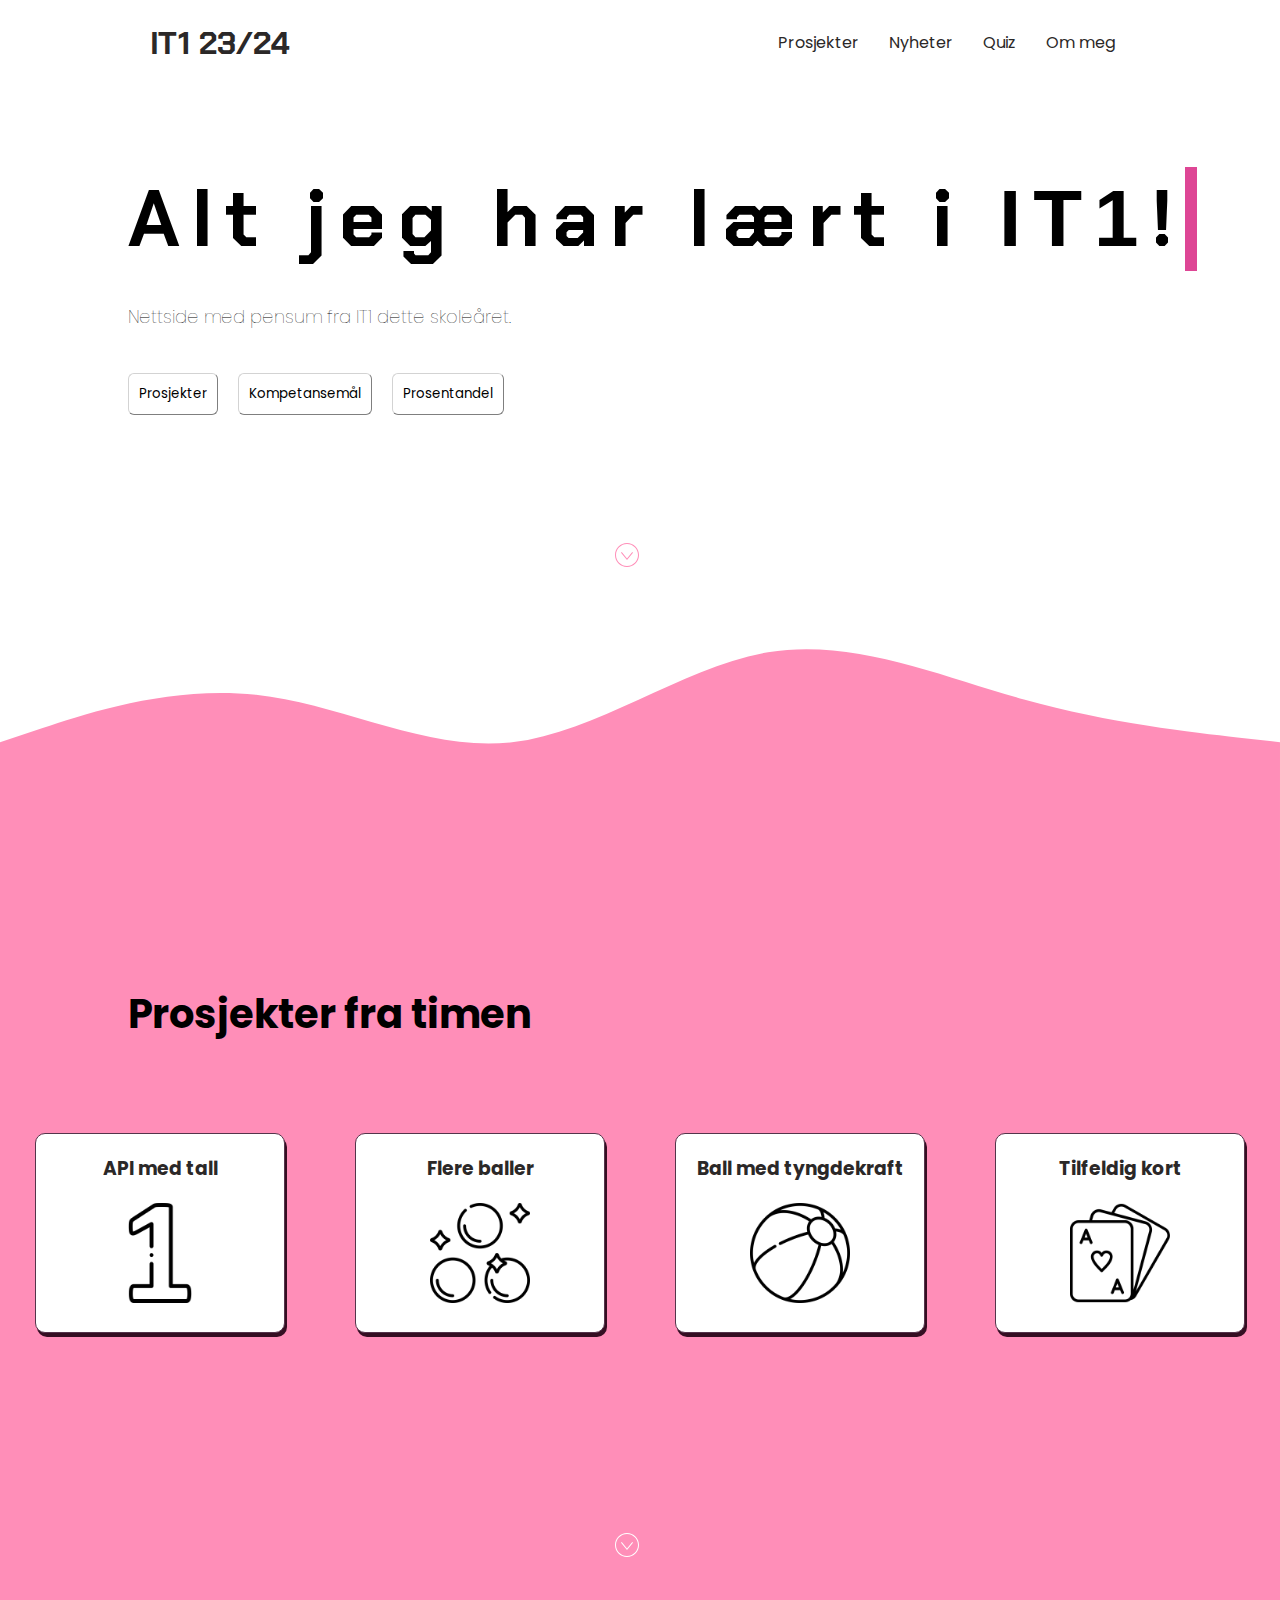
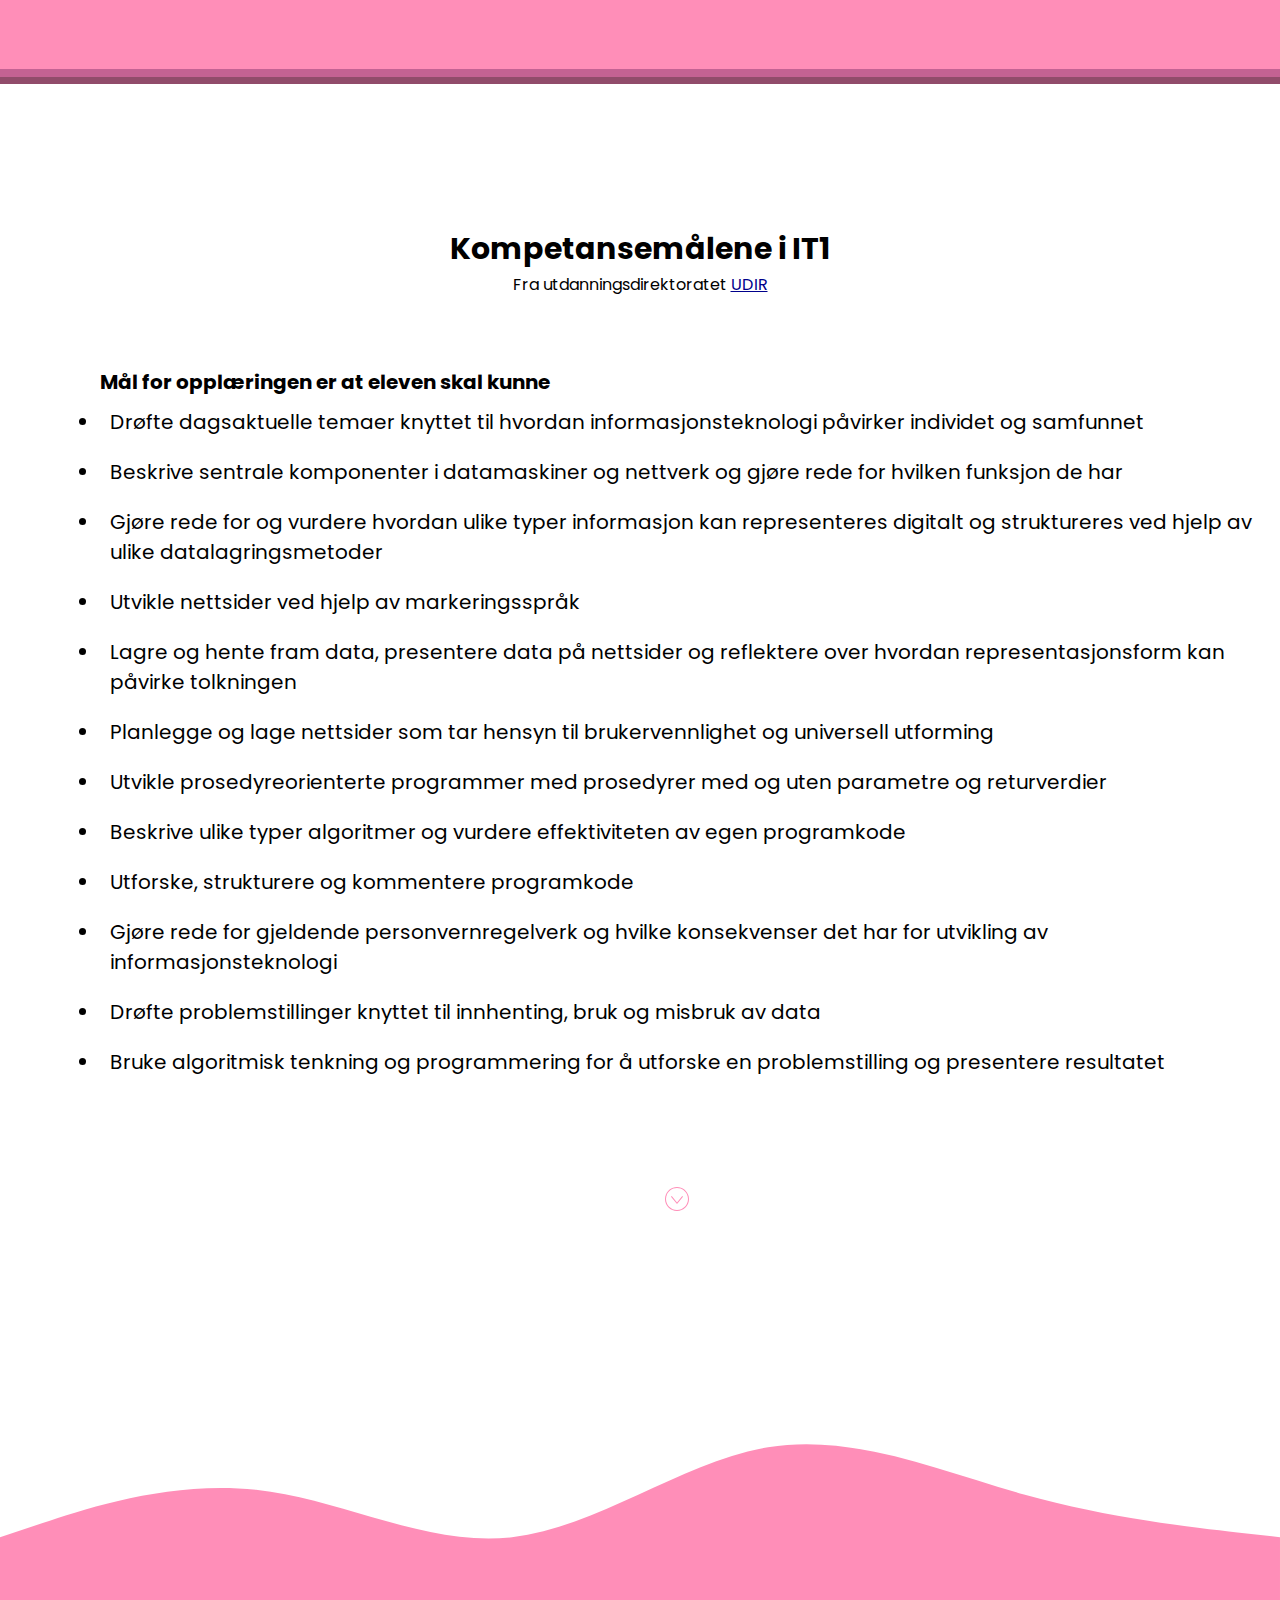
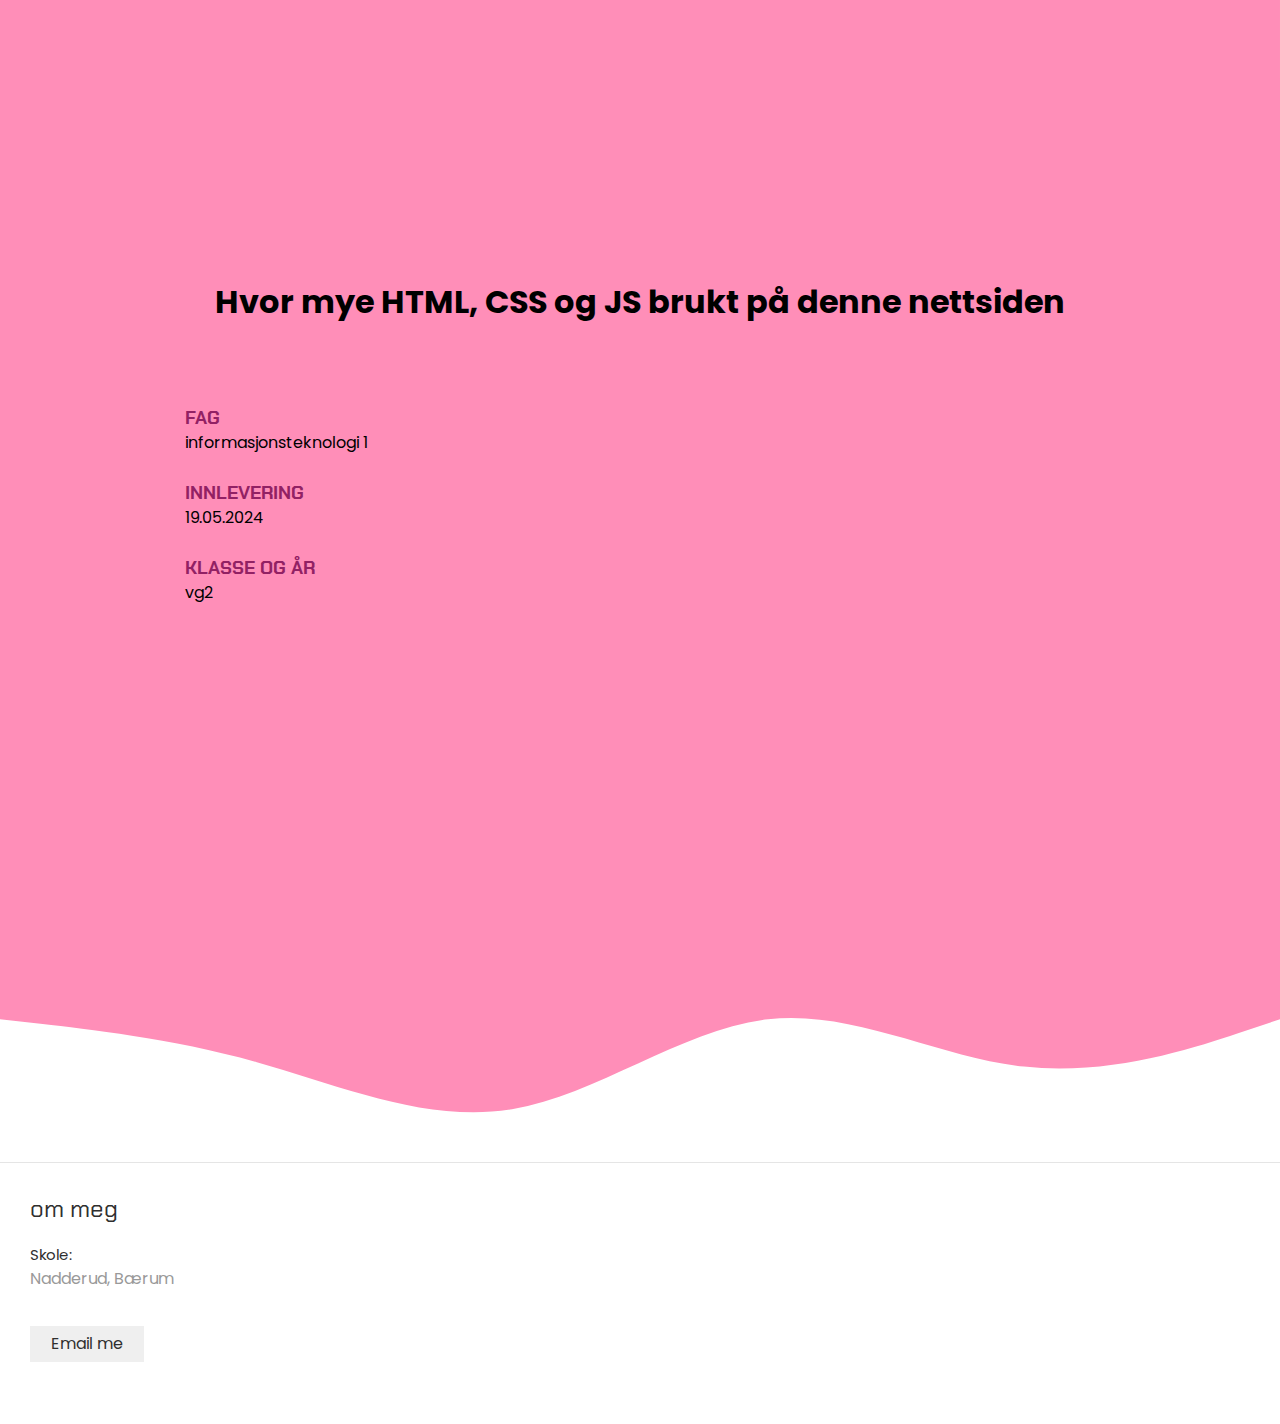
<file: index.html>
<!DOCTYPE html>
<html lang="no">

<head>
    <meta charset="UTF-8">
    <meta name="viewport" content="width=device-width, initial-scale=1.0">
    <title>IT1</title>
    <link rel="stylesheet" href="index.css">
    <link rel="stylesheet" href="responsiv.css">
    <link rel="icon" href="Media/code.png">
</head>

<body>

    <!----NAVIGASJONSBAR----------------------------------------------------------------------------------->
    <section>
        <nav id="navbar">
            <a href="index.html">
                <h1 style="font-family: Chakra Petch;">IT1 23/24 </h1>
            </a>
            <ul class="nav-linker">
                <li class="navEL"> <a href="#Prosjekter"> Prosjekter </a></li>
                <li class="navEL"> <a href="nyheter.html"> Nyheter </a></li>
                <li class="navEL"> <a href="quiz.html"> Quiz </a></li>
                <li class="navEL"><a href="#Footerid">Om meg</a></li>
            </ul>
        </nav>
    </section>


    <!----FORSIDE------------------------------------------------------------------------------------------>
    <section>
        <div class="banner">
            <div class="banner2-1">
                <div class="banner2-1-1">
                    <div class="typewriter">
                        <h1> Alt jeg har lært i <span class="bold"> IT1</span>! </h1>
                    </div>
                </div>
                <div class="banner2-1-2">
                    <p>Nettside med pensum fra IT1 dette skoleåret. </p>
                </div>
                <div class="banner2-1-3">
                    <a href="javascript: scrollToProsjekt();">
                        <button class="btn">
                            Prosjekter
                        </button>
                    </a>
                    <div style="width: 20px;"></div>
                    <a href="javascript: scrollToKompmaal();">
                        <button class="btn">
                            Kompetansemål
                        </button>
                    </a>
                    <div style="width: 20px;"></div>
                    <a href="javascript: scrollToProsent();">
                        <button class="btn">
                            Prosentandel
                        </button>
                    </a>
                </div>
            </div>
        </div>

        <!--pilsvg med scrolling-->
        <div class="transition">
            <a href="javascript: scrollToProsjekt();">
                <svg id="arrowBtn" width="50" height="50" fill="rgb(255,142,184)" fill-rule="evenodd"
                    clip-rule="evenodd">
                    <path
                        d="M12 0c6.623 0 12 5.377 12 12s-5.377 12-12 12-12-5.377-12-12 5.377-12 12-12zm0 1c6.071 0 11 4.929 11 11s-4.929 11-11 11-11-4.929-11-11 4.929-11 11-11zm5.247 8l-5.247 6.44-5.263-6.44-.737.678 6 7.322 6-7.335-.753-.665z" />
                </svg>
            </a>
        </div>

        <!--bølgesvg-->
        <div class="svgdiv">
            <svg class="svg1" xmlns="http://www.w3.org/2000/svg" viewBox="0 0 1440 320">
                <path fill="rgb(255,142,184)" fill-opacity="1"
                    d="M0,160L48,144C96,128,192,96,288,106.7C384,117,480,171,576,160C672,149,768,75,864,58.7C960,43,1056,85,1152,112C1248,139,1344,149,1392,154.7L1440,160L1440,320L1392,320C1344,320,1248,320,1152,320C1056,320,960,320,864,320C768,320,672,320,576,320C480,320,384,320,288,320C192,320,96,320,48,320L0,320Z">
                </path>
            </svg>
        </div>
    </section>


    <!----PROSJEKTER------------------------------------------------------------------------------------>
    <section style="margin-top: -1px;"> <!--Fjerner den hvite linjen under svg-->
        <div class="prosjektdiv" id="Prosjekter">
            <div id="prosjektoverskrift">
                <h1> Prosjekter fra timen </h1>
            </div>

            <div id="prosjektholder">
                <div class="prosjektboks">
                    <a href="Prosjekter/APItall/numbers_API.html">
                        <h3> API med tall </h3>
                        <img class="prosjektbilde" src="Media/1.png">
                    </a>
                </div>
                <div class="prosjektboks">
                    <a href="Prosjekter/flereballer/2_canvas_ballsprett.html">
                        <h3> Flere baller </h3>
                        <img class="prosjektbilde" src="Media/ball.png">
                    </a>
                </div>
                <div class="prosjektboks">
                    <a href="Prosjekter/ballgravity/ball_gravity.html">
                        <h3> Ball med tyngdekraft </h3>
                        <img class="prosjektbilde" src="Media/beach-ball.png">
                    </a>
                </div>
                <div class="prosjektboks">
                    <a href="Prosjekter/tilfeldigkort/kortstokk.html">
                        <h3> Tilfeldig kort </h3>
                        <img class="prosjektbilde" src="Media/poker-game.png">
                    </a>
                </div>
            </div>


            <!--pilsvg med scrolling-->
            <div class="transition whiteSvgpil">
                <a href="javascript: scrollToKompmaal();">
                    <svg id="arrowBtn" width="50" height="50" fill="white" fill-rule="evenodd" clip-rule="evenodd">
                        <path
                            d="M12 0c6.623 0 12 5.377 12 12s-5.377 12-12 12-12-5.377-12-12 5.377-12 12-12zm0 1c6.071 0 11 4.929 11 11s-4.929 11-11 11-11-4.929-11-11 4.929-11 11-11zm5.247 8l-5.247 6.44-5.263-6.44-.737.678 6 7.322 6-7.335-.753-.665z" />
                    </svg>
                </a>
            </div>
        </div>
    </section>


    <!----KOMPETANSEMÅL I IT1----------------------------------------------------------------------->
    <section id="Kompetansemaal">
        <div class="kompetansemal_os">
            <h2>Kompetansemålene i IT1</h2>
            <p>Fra utdanningsdirektoratet <a href="https://www.udir.no/lk20/inf01-02/kompetansemaal-og-vurdering/kv471"
                    target="_blank" rel="noopener noreferrer"
                    style="text-decoration: underline; color: darkblue;">UDIR</a></p>
        </div>
        <div class="kompetansemal_li">
            <h4>Mål for opplæringen er at eleven skal kunne</h4>
            <ul id="kompMaalUl">
                <li>Drøfte dagsaktuelle temaer knyttet til hvordan informasjonsteknologi påvirker individet og
                    samfunnet
                </li>
                <li>Beskrive sentrale komponenter i datamaskiner og nettverk og gjøre rede for hvilken funksjon de
                    har
                </li>
                <li>Gjøre rede for og vurdere hvordan ulike typer informasjon kan representeres digitalt og
                    struktureres
                    ved hjelp av ulike datalagringsmetoder</li>
                <li>Utvikle nettsider ved hjelp av markeringsspråk</li>
                <li>Lagre og hente fram data, presentere data på nettsider og reflektere over hvordan
                    representasjonsform kan påvirke tolkningen</li>
                <li>Planlegge og lage nettsider som tar hensyn til brukervennlighet og universell utforming</li>
                <li>Utvikle prosedyreorienterte programmer med prosedyrer med og uten parametre og returverdier</li>
                <li>Beskrive ulike typer algoritmer og vurdere effektiviteten av egen programkode</li>
                <li>Utforske, strukturere og kommentere programkode</li>
                <li>Gjøre rede for gjeldende personvernregelverk og hvilke konsekvenser det har for utvikling av
                    informasjonsteknologi</li>
                <li>Drøfte problemstillinger knyttet til innhenting, bruk og misbruk av data</li>
                <li>Bruke algoritmisk tenkning og programmering for å utforske en problemstilling og presentere
                    resultatet</li>
            </ul>

            <!--pilsvg med scrolling-->
            <div class="transition">
                <a href="javascript: scrollToProsent();">
                    <svg id="arrowBtn" width="50" height="50" fill="rgb(255,142,184)" fill-rule="evenodd" clip-rule="evenodd">
                        <path
                            d="M12 0c6.623 0 12 5.377 12 12s-5.377 12-12 12-12-5.377-12-12 5.377-12 12-12zm0 1c6.071 0 11 4.929 11 11s-4.929 11-11 11-11-4.929-11-11 4.929-11 11-11zm5.247 8l-5.247 6.44-5.263-6.44-.737.678 6 7.322 6-7.335-.753-.665z" />
                    </svg>
                </a>
            </div>
        </div>

    </section>



    <!----HVOR MYE HTML, CSS OG JS BRUKT----------------------------------------------------------->

    <!--bølgesvg-->
    <div class="svgdiv">
        <svg class="svg1" xmlns="http://www.w3.org/2000/svg" viewBox="0 0 1440 320">
            <path fill="rgb(255,142,184)" fill-opacity="1"
                d="M0,160L48,144C96,128,192,96,288,106.7C384,117,480,171,576,160C672,149,768,75,864,58.7C960,43,1056,85,1152,112C1248,139,1344,149,1392,154.7L1440,160L1440,320L1392,320C1344,320,1248,320,1152,320C1056,320,960,320,864,320C768,320,672,320,576,320C480,320,384,320,288,320C192,320,96,320,48,320L0,320Z">
            </path>
        </svg>
    </div>

    <section id="Prosent" style="margin-top: -1px; margin-bottom: -1px;">

        <div class="prosentdiv nr2">
            <div id="prosentOverskrift">
                <h1> Hvor mye HTML, CSS og JS brukt på denne nettsiden </h1>
            </div>
            <div class="prosentAndel">
                <div id="info">
                    <div class="infobox">
                        <h3> FAG </h3>
                        <p> informasjonsteknologi 1 </p>
                        <p> &nbsp; </p>
                        <h3> INNLEVERING </h3>
                        <p> 19.05.2024 </p>
                        <p> &nbsp; </p>
                        <h3> KLASSE OG ÅR </h3>
                        <p> vg2 </p>
                    </div>
                </div>
                <div class="prosentAndel-bar">
                    <div class="bar">
                        <div class="info">
                            <span>HTML</span>
                        </div>
                        <div class="progresjonslinje html"><span></span></div>
                    </div>
                    <div class="bar">
                        <div class="info">
                            <span>CSS</span>
                        </div>
                        <div class="progresjonslinje css"><span></span></div>
                    </div>
                    <div class="bar">
                        <div class="info">
                            <span>JAVASCRIPT</span>
                        </div>
                        <div class="progresjonslinje js"><span></span></div>
                    </div>
                </div>
            </div>
        </div>

    </section>

    <!--bølgesvg opp ned-->
    <div class="svgdiv svg180">
        <svg class="svg1" xmlns="http://www.w3.org/2000/svg" viewBox="0 0 1440 320">
            <path fill="rgb(255,142,184)" fill-opacity="1"
                d="M0,160L48,144C96,128,192,96,288,106.7C384,117,480,171,576,160C672,149,768,75,864,58.7C960,43,1056,85,1152,112C1248,139,1344,149,1392,154.7L1440,160L1440,320L1392,320C1344,320,1248,320,1152,320C1056,320,960,320,864,320C768,320,672,320,576,320C480,320,384,320,288,320C192,320,96,320,48,320L0,320Z">
            </path>
        </svg>
    </div>



    <!----FOOTER------------------------------------------------------------------------------------>

    <footer class="footer" id="Footerid">
        <div class="footer__boks">
            <h1 class="footer__logo"> Om meg </h1>

            <h2>Skole:</h2>

            <div class="skole">
                <p>Nadderud, Bærum </p><br>

                <a class="footer__btn" href="mailto:idskor@viken.no">Email me</a>
            </div>
        </div>
    </footer>

    <script src="index.js"></script>
</body>

</html>
</file>
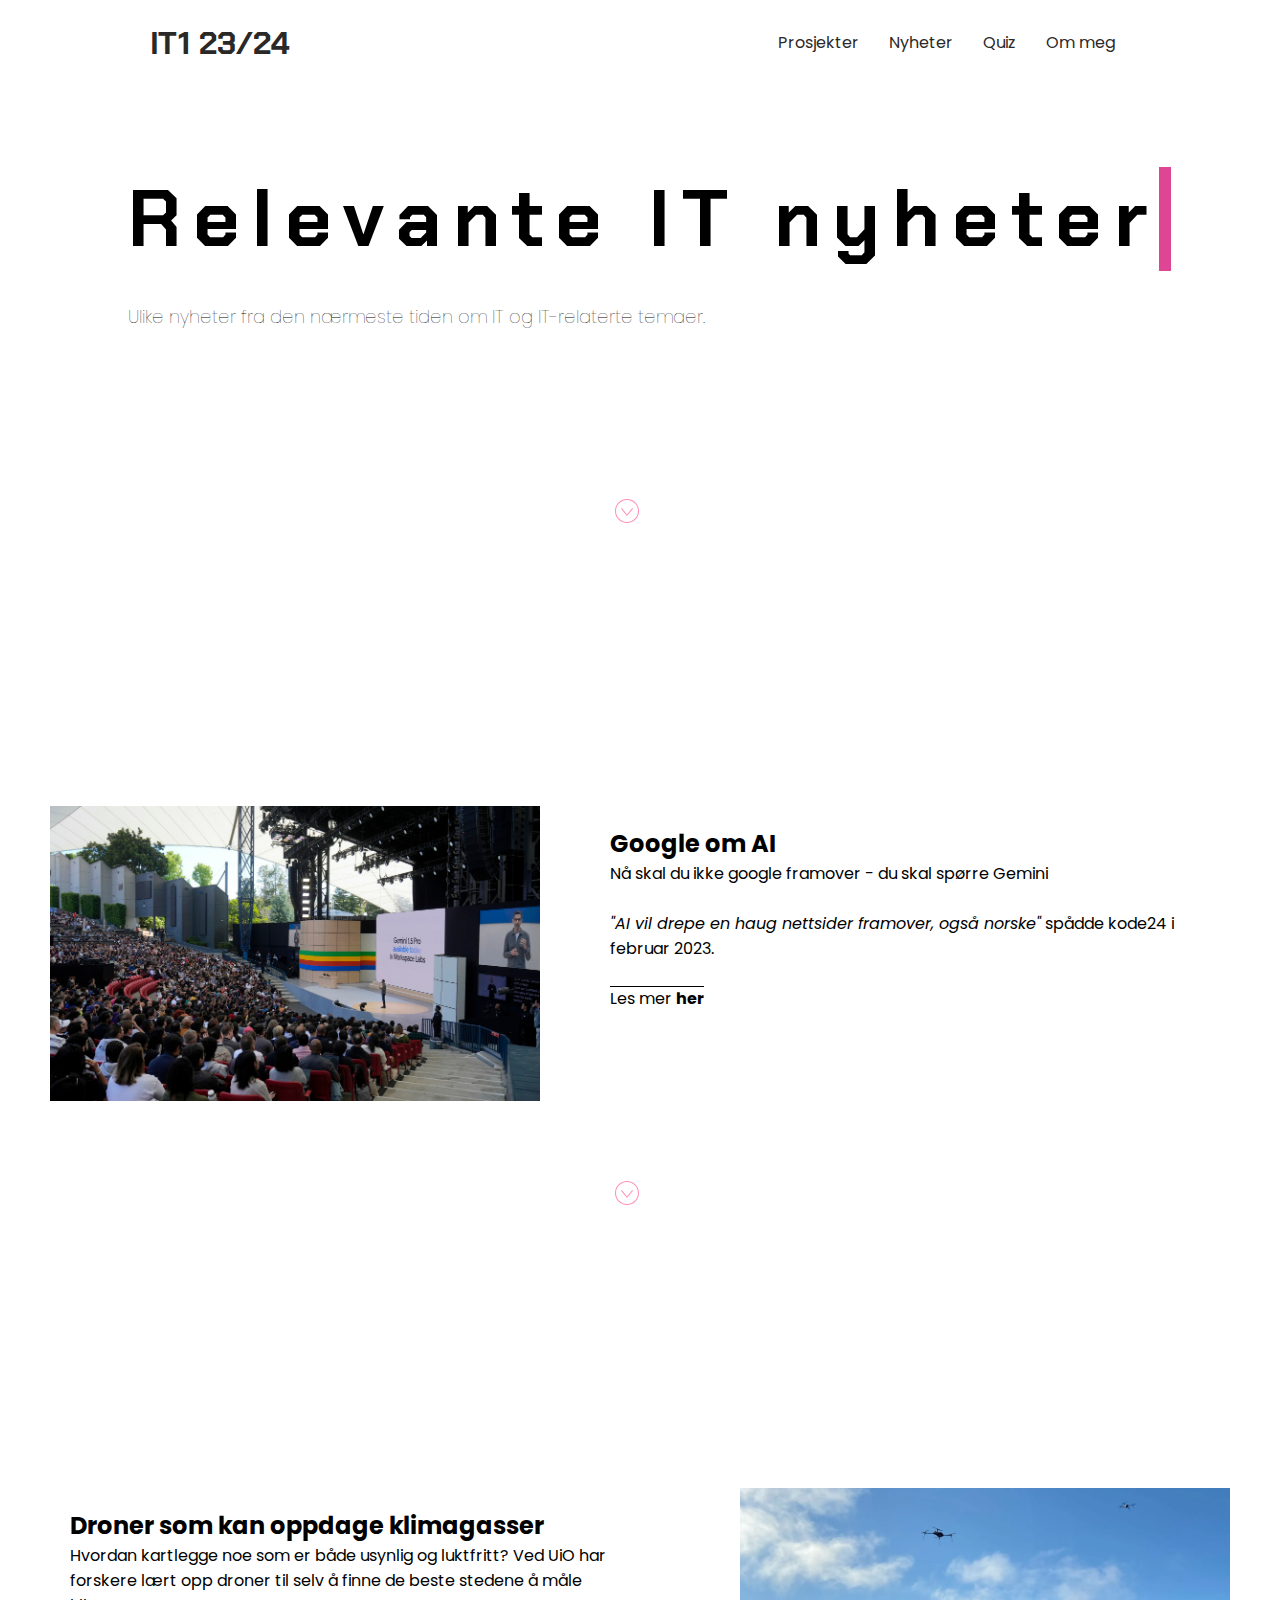
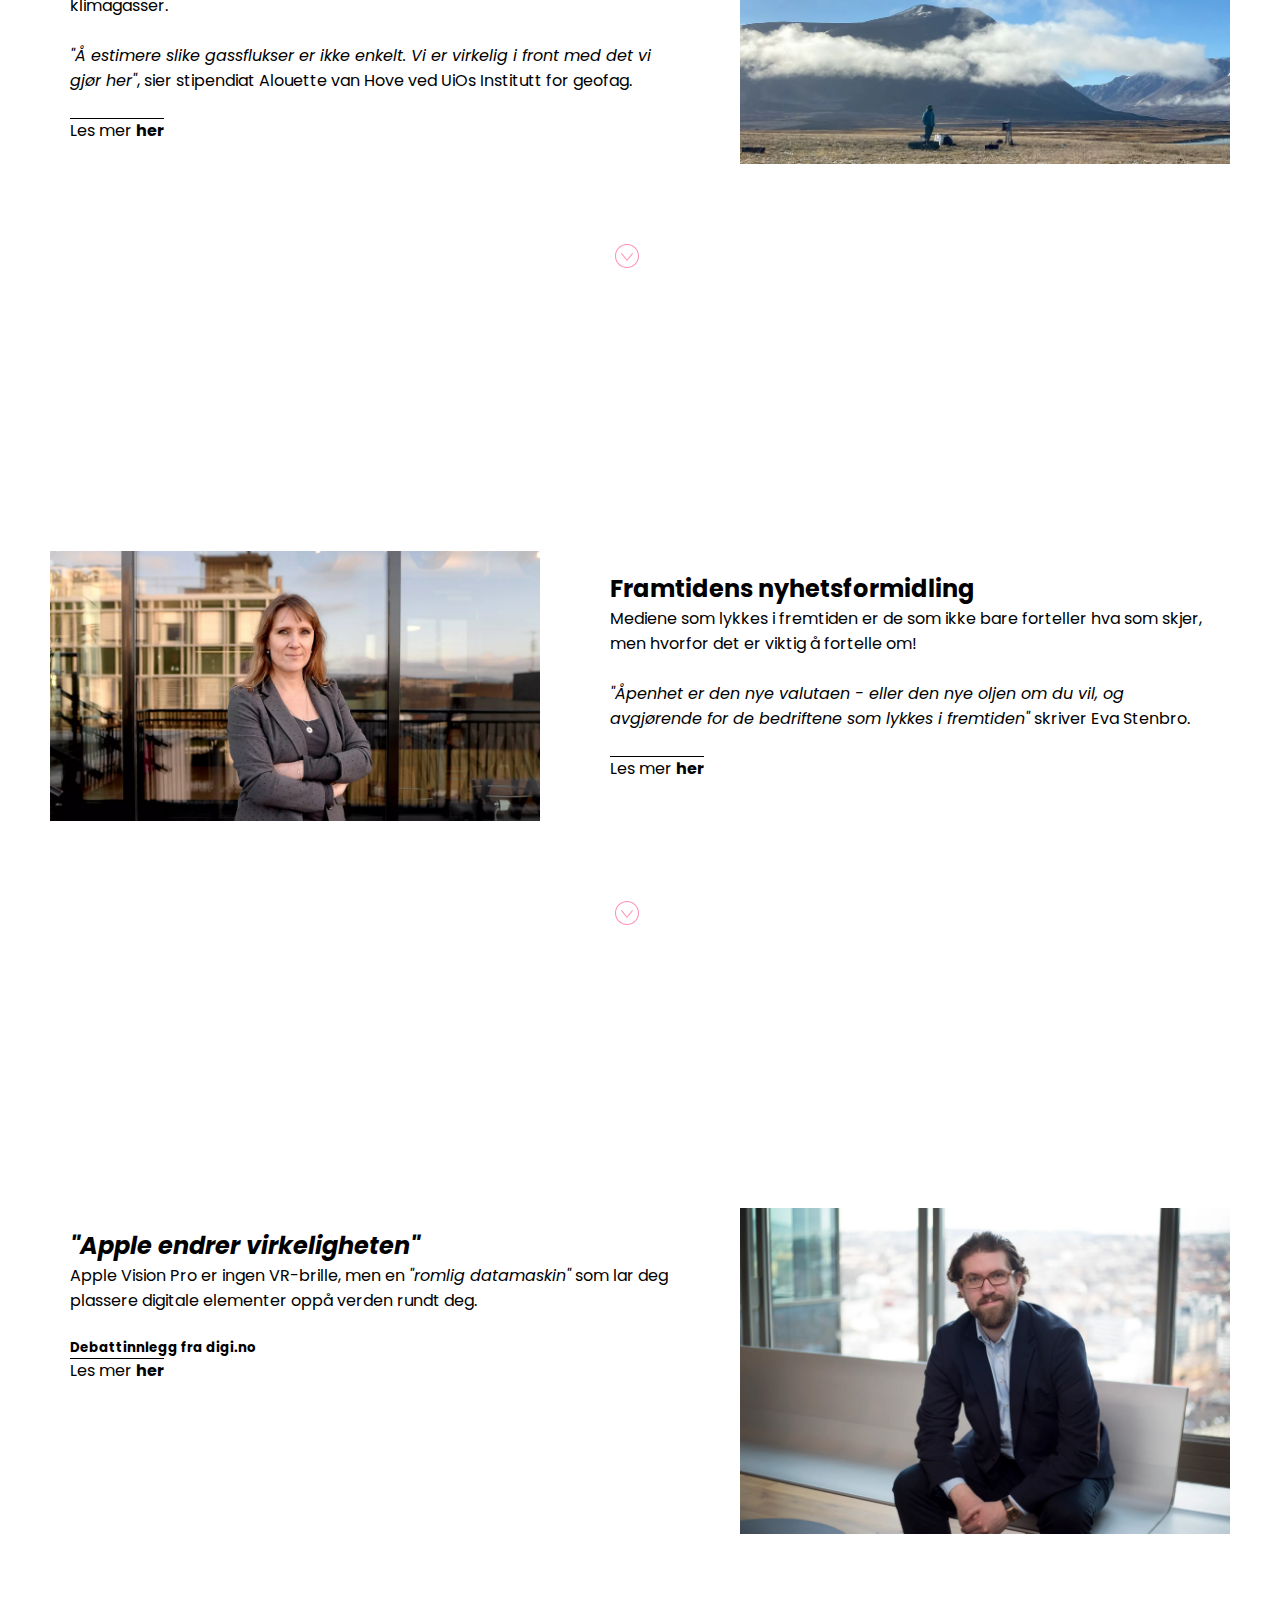
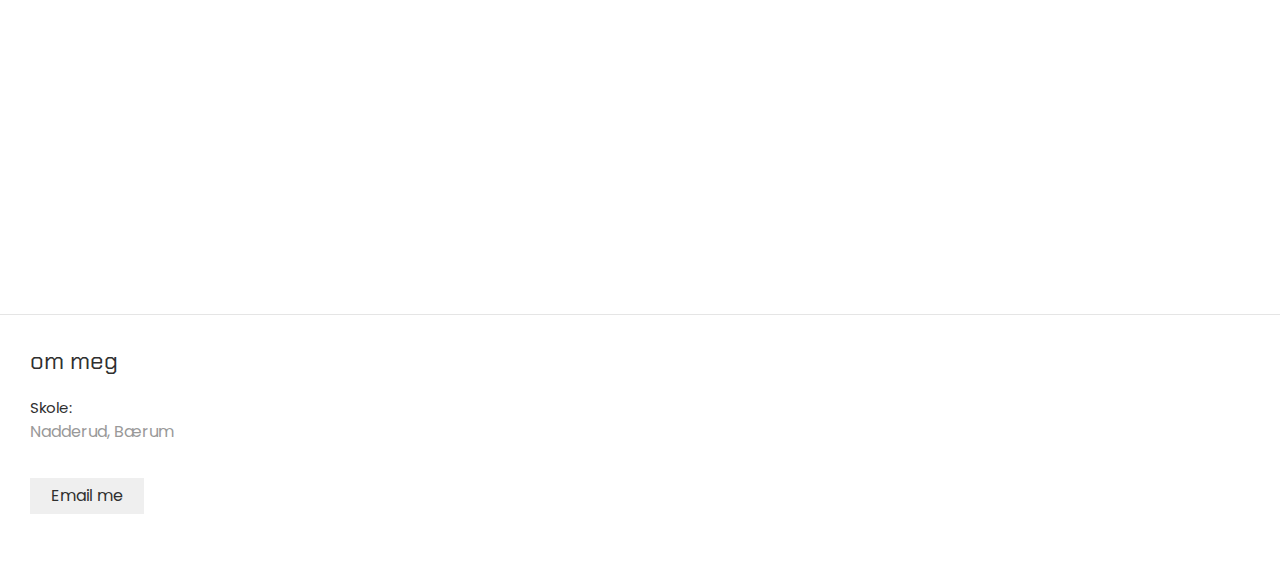
<file: nyheter.html>
<!DOCTYPE html>
<html lang="no">

<head>
    <meta charset="UTF-8">
    <meta name="viewport" content="width=device-width, initial-scale=1.0">
    <title>IT1</title>
    <link rel="stylesheet" href="index.css">
    <link rel="stylesheet" href="responsiv.css">
    <link rel="icon" href="Media/code.png">
</head>

<body>

    <!----NAVIGASJONSBAR----------------------------------------------------------------------------------->
    <section>
        <nav id="navbar">
            <a href="index.html">
                <h1 style="font-family: Chakra Petch;">IT1 23/24 </h1>
            </a>
            <ul class="nav-linker">
                <li class="navEL"> <a href="index.html#Prosjekter"> Prosjekter </a></li>
                <li class="navEL"> <a href="nyheter.html"> Nyheter </a></li>
                <li class="navEL"> <a href="quiz.html"> Quiz </a></li>
                <li class="navEL"><a href="#Footerid">Om meg</a></li>
            </ul>
        </nav>
    </section>


    <!----FORSIDE------------------------------------------------------------------------------------------>
    <section id="responsivNyhet">
        <div class="banner">
            <div class="banner2-1">
                <div class="banner2-1-1">
                    <div class="typewriter">
                        <h1> Relevante IT nyheter </h1>
                    </div>
                </div>
                <div class="banner2-1-2">
                    <p>Ulike nyheter fra den nærmeste tiden om IT og IT-relaterte temaer. </p>
                </div>
            </div>
        </div>

        <!--pilsvg med scrolling til nyhet 1-->
        <div class="transition">
            <a href="javascript: scrollToNyhet1();">
                <svg id="arrowBtn" width="50" height="50" fill="rgb(255,142,184)" fill-rule="evenodd"
                    clip-rule="evenodd">
                    <path
                        d="M12 0c6.623 0 12 5.377 12 12s-5.377 12-12 12-12-5.377-12-12 5.377-12 12-12zm0 1c6.071 0 11 4.929 11 11s-4.929 11-11 11-11-4.929-11-11 4.929-11 11-11zm5.247 8l-5.247 6.44-5.263-6.44-.737.678 6 7.322 6-7.335-.753-.665z" />
                </svg>
            </a>
        </div>
    </section>

    <!----NYHETER----------------------------------------------------------------------------------------->
    <section>
        <div class="alleNyheter">
            <div class="nyhetboks" id="Nyhet1">
                <img src="Media/AInyhet.jpg">
                <div class="NyhetTekst">
                    <h2>Google om AI</h2>
                    <p>Nå skal du ikke google framover - du skal spørre Gemini</p>
                    <p><i>"AI vil drepe en haug nettsider framover, også norske"</i> spådde kode24 i februar 2023.</p>
                    <a
                        href="https://www.kode24.no/artikkel/na-skal-du-ikke-google-framover-du-skal-sporre-gemini/81405674" target="_blank">Les mer <b>her</b></a>
                </div>
            </div>



            <!--pilsvg med scrolling til nyhet 2-->
            <div class="transition">
                <a href="javascript: scrollToNyhet2();">
                    <svg id="arrowBtn" width="50" height="50" fill="rgb(255,142,184)" fill-rule="evenodd"
                        clip-rule="evenodd">
                        <path
                            d="M12 0c6.623 0 12 5.377 12 12s-5.377 12-12 12-12-5.377-12-12 5.377-12 12-12zm0 1c6.071 0 11 4.929 11 11s-4.929 11-11 11-11-4.929-11-11 4.929-11 11-11zm5.247 8l-5.247 6.44-5.263-6.44-.737.678 6 7.322 6-7.335-.753-.665z" />
                    </svg>
                </a>
            </div>

            <div class="nyhetboks nyhetReverse" id="Nyhet2">
                <img src="Media/dronerNyhet.jpg">
                <div class="NyhetTekst">
                    <h2>Droner som kan oppdage klimagasser</h2>
                    <p>Hvordan kartlegge noe som er både usynlig og luktfritt? Ved UiO har forskere lært opp droner til selv å finne de beste stedene å måle klimagasser.</p>
                    <p><i>"Å estimere slike gassflukser er ikke enkelt. Vi er virkelig i front med det vi gjør her"</i>, sier stipendiat Alouette van Hove ved UiOs Institutt for geofag.</p>
                    <a
                    href="https://www.tu.no/artikler/disse-dronene-far-belonning-for-a-laere-a-finne-klimagasser/542463" target="_blank">Les mer <b>her</b></a>
                </div>
            </div>



            <!--pilsvg med scrolling til nyhet 3-->
            <div class="transition">
                <a href="javascript: scrollToNyhet3();">
                    <svg id="arrowBtn" width="50" height="50" fill="rgb(255,142,184)" fill-rule="evenodd"
                        clip-rule="evenodd">
                        <path
                            d="M12 0c6.623 0 12 5.377 12 12s-5.377 12-12 12-12-5.377-12-12 5.377-12 12-12zm0 1c6.071 0 11 4.929 11 11s-4.929 11-11 11-11-4.929-11-11 4.929-11 11-11zm5.247 8l-5.247 6.44-5.263-6.44-.737.678 6 7.322 6-7.335-.753-.665z" />
                    </svg>
                </a>
            </div>

            <div class="nyhetboks" id="Nyhet3">
                <img src="Media/nyhetsformidling.jpg">
                <div class="NyhetTekst">
                    <h2>Framtidens nyhetsformidling</h2>
                    <p>Mediene som lykkes i fremtiden er de som ikke bare forteller hva som skjer, men hvorfor det er viktig å fortelle om!</p>
                    <p><i>"Åpenhet er den nye valutaen -  eller den nye oljen om du vil, og avgjørende for de bedriftene som lykkes i fremtiden"</i> skriver Eva Stenbro.</p>
                    <a
                    href="https://www.m24.no/eva-stenbro/mediene-som-lykkes-i-fremtiden-er-de-som-ikke-bare-forteller-hva-som-skjer-men-hvorfor-det-er-viktig-a-fortelle-om/193688?noLog=1" target="_blank">Les mer <b>her</b></a>
                </div>
            </div>



            <!--pilsvg med scrolling til nyhet 4-->
            <div class="transition">
                <a href="javascript: scrollToNyhet4();">
                    <svg id="arrowBtn" width="50" height="50" fill="rgb(255,142,184)" fill-rule="evenodd"
                        clip-rule="evenodd">
                        <path
                            d="M12 0c6.623 0 12 5.377 12 12s-5.377 12-12 12-12-5.377-12-12 5.377-12 12-12zm0 1c6.071 0 11 4.929 11 11s-4.929 11-11 11-11-4.929-11-11 4.929-11 11-11zm5.247 8l-5.247 6.44-5.263-6.44-.737.678 6 7.322 6-7.335-.753-.665z" />
                    </svg>
                </a>
            </div>

            <div class="nyhetboks nyhetReverse" id="Nyhet4">
                <img src="Media/nyhetApple.jpg">
                <div class="NyhetTekst">
                    <h2><i>"Apple endrer virkeligheten"</i></h2>
                    <p>Apple Vision Pro er ingen VR-brille, men en <i>"romlig datamaskin"</i> som lar deg plassere digitale elementer oppå verden rundt deg.</p>
                    <h5>Debattinnlegg fra digi.no</h5>
                    <a
                    href="https://www.digi.no/artikler/debatt-apple-endrer-virkeligheten/546936" target="_blank">Les mer <b>her</b></a>
                </div>
            </div>
        </div>
    </section>



    <!----FOOTER------------------------------------------------------------------------------------>


    <footer class="footer" id="Footerid" style="margin-top: 300px;">
        <div class="footer__boks">
            <h1 class="footer__logo"> Om meg </h1>

            <h2>Skole:</h2>

            <div class="skole">
                <p>Nadderud, Bærum </p><br>

                <a class="footer__btn" href="mailto:idskor@viken.no">Email me</a>
            </div>
        </div>
    </footer>

    <script src="index.js"></script>
</body>

</html>
</file>
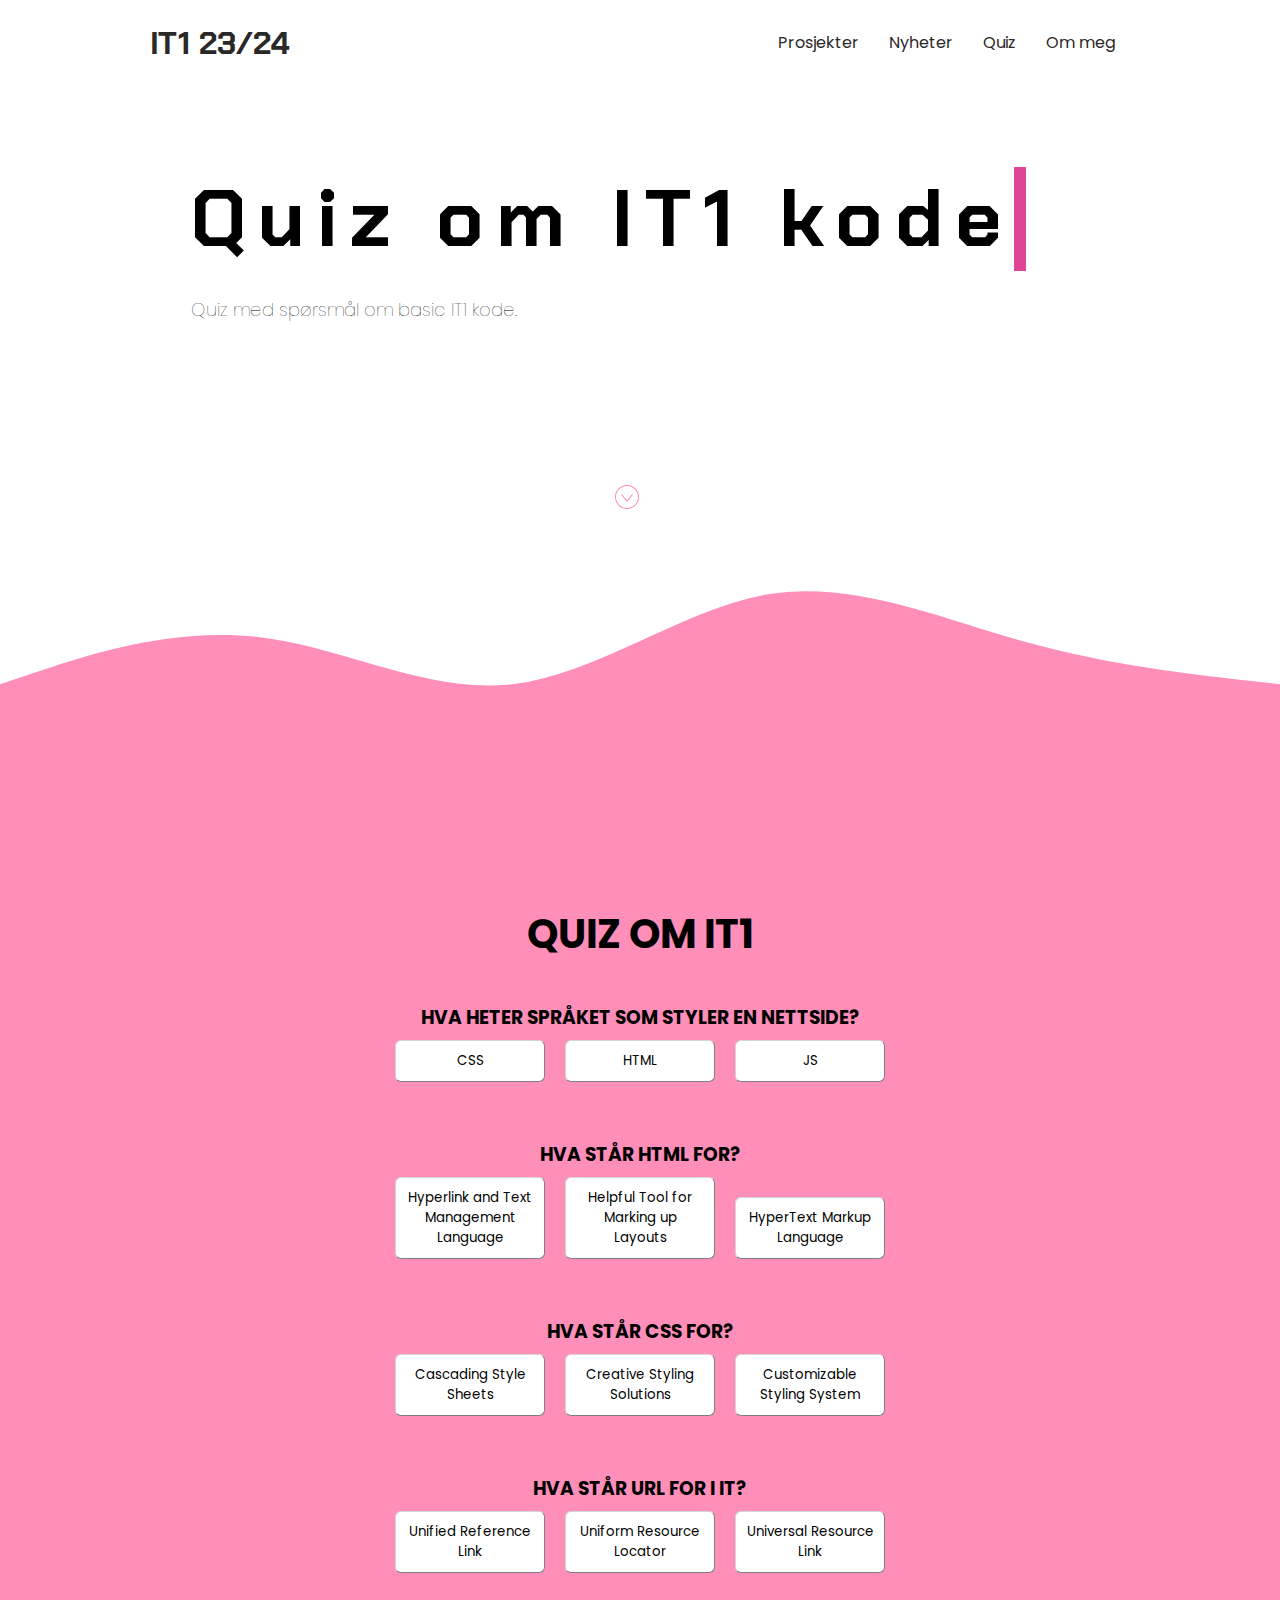
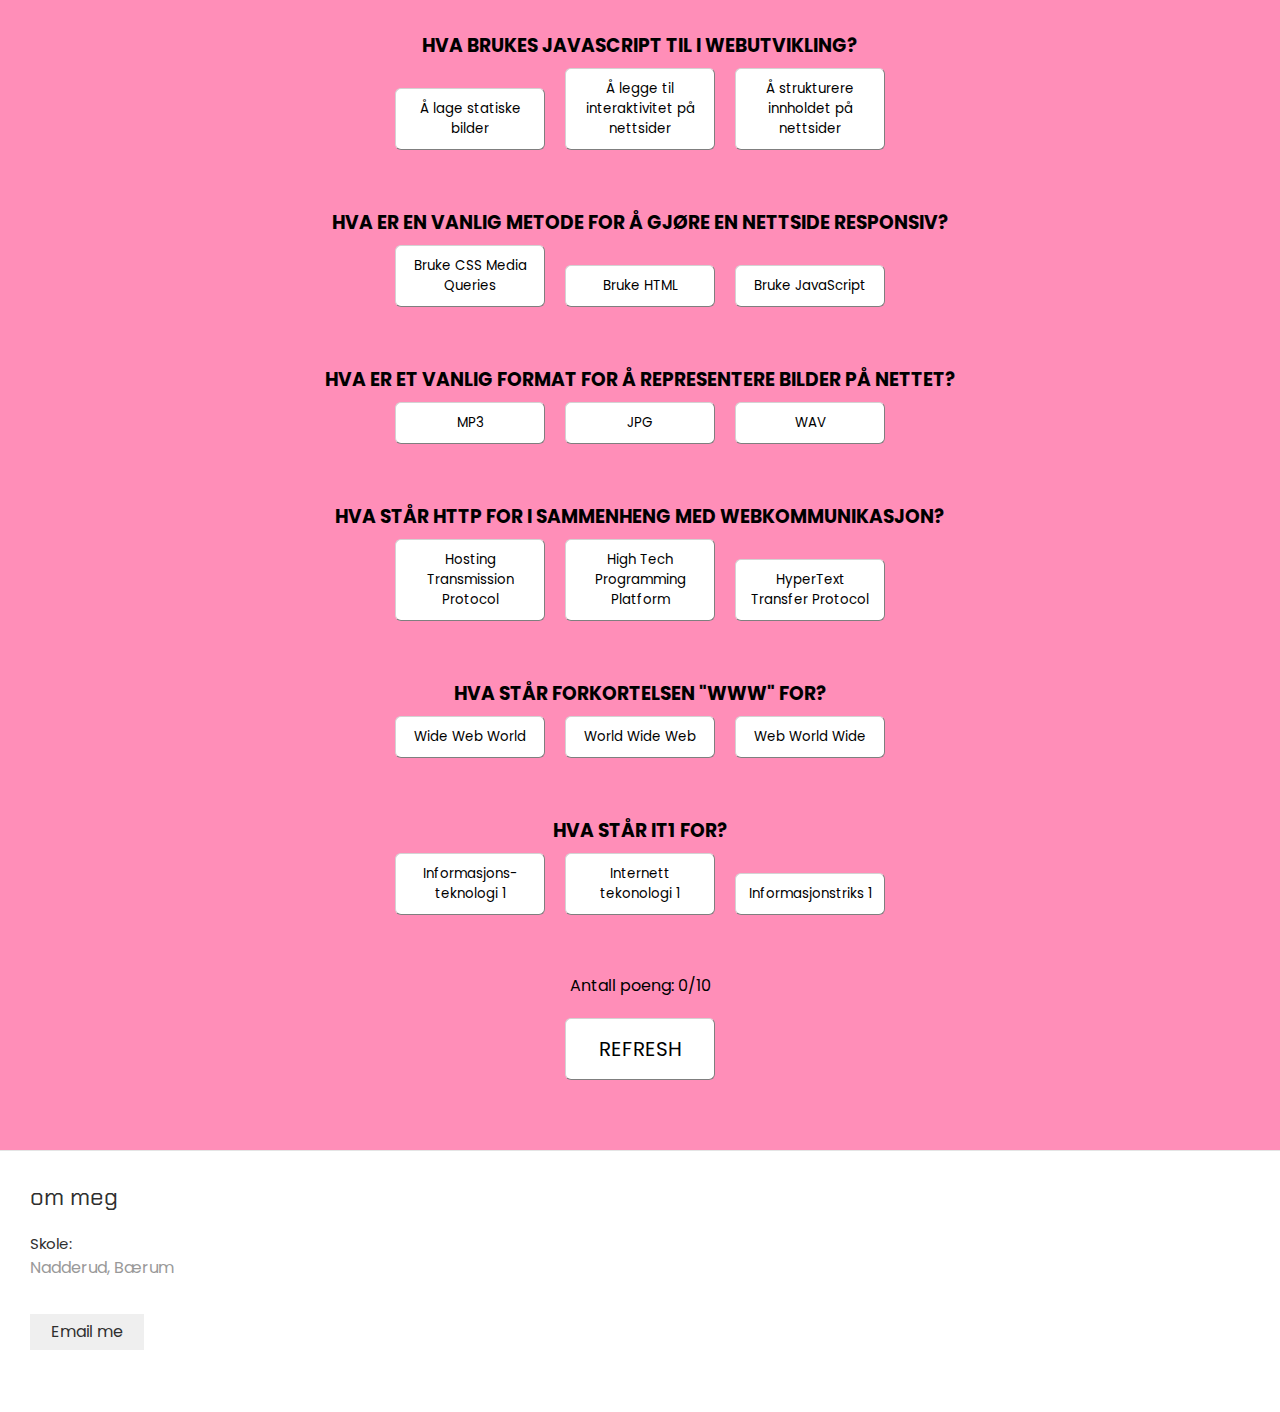
<file: quiz.html>
<!DOCTYPE html>
<html lang="no">

<head>
    <meta charset="UTF-8">
    <meta name="viewport" content="width=device-width, initial-scale=1.0">
    <title>IT1</title>
    <link rel="stylesheet" href="index.css">
    <link rel="stylesheet" href="responsiv.css">
    <link rel="icon" href="Media/code.png">
</head>

<body>

    <!----NAVIGASJONSBAR----------------------------------------------------------------------------------->
    <section>
        <nav id="navbar">
            <a href="index.html">
                <h1 style="font-family: Chakra Petch;">IT1 23/24 </h1>
            </a>
            <ul class="nav-linker">
                <li class="navEL"> <a href="index.html#Prosjekter"> Prosjekter </a></li>
                <li class="navEL"> <a href="nyheter.html"> Nyheter </a></li>
                <li class="navEL"> <a href="quiz.html"> Quiz </a></li>
                <li class="navEL"><a href="#Footerid">Om meg</a></li>
            </ul>
        </nav>
    </section>


    <!----FORSIDE------------------------------------------------------------------------------------------>
    <section>
        <div class="banner">
            <div class="banner2-1">
                <div class="banner2-1-1">
                    <div class="typewriter">
                        <h1> Quiz om IT1 kode </h1>
                    </div>
                </div>
                <div class="banner2-1-2">
                    <p>Quiz med spørsmål om basic IT1 kode.</p>
                </div>
            </div>
        </div>


        <!--pilsvg med scrolling-->
        <div class="transition">
            <a href="javascript: scrollToQuiz();">
                <svg id="arrowBtn" width="50" height="50" fill="rgb(255,142,184)" fill-rule="evenodd"
                    clip-rule="evenodd">
                    <path
                        d="M12 0c6.623 0 12 5.377 12 12s-5.377 12-12 12-12-5.377-12-12 5.377-12 12-12zm0 1c6.071 0 11 4.929 11 11s-4.929 11-11 11-11-4.929-11-11 4.929-11 11-11zm5.247 8l-5.247 6.44-5.263-6.44-.737.678 6 7.322 6-7.335-.753-.665z" />
                </svg>
            </a>
        </div>

        <!--bølgesvg-->
        <div class="svgdiv">
            <svg class="svg1" xmlns="http://www.w3.org/2000/svg" viewBox="0 0 1440 320">
                <path fill="rgb(255,142,184)" fill-opacity="1"
                    d="M0,160L48,144C96,128,192,96,288,106.7C384,117,480,171,576,160C672,149,768,75,864,58.7C960,43,1056,85,1152,112C1248,139,1344,149,1392,154.7L1440,160L1440,320L1392,320C1344,320,1248,320,1152,320C1056,320,960,320,864,320C768,320,672,320,576,320C480,320,384,320,288,320C192,320,96,320,48,320L0,320Z">
                </path>
            </svg>
        </div>
    </section>



    <!--QUIZ------------------------------------------------------------------------------------------------>
    <section class="quizSection" id="quiz" style="margin-top: -1px;"> <!--Fjerner den hvite linjen under svg-->
        <h1 id="overskrift">QUIZ OM IT1</h1>

        <div class="spm">
            <div class="spmdiv">
                <!--SPØRSMÅL 1-->
                <h3>HVA HETER SPRÅKET SOM STYLER EN NETTSIDE?</h3>
                <button onclick="riktig(this, event)">CSS</button>
                <button onclick="feil(this, event)">HTML</button>
                <button onclick="feil(this, event)">JS</button>
            </div>

            <div class="spmdiv">
                <!--SPØRSMÅL 2-->
                <h3>HVA STÅR HTML FOR?</h3>
                <button onclick="feil(this, event)">Hyperlink and Text Management Language</button>
                <button onclick="feil(this, event)">Helpful Tool for Marking up Layouts</button>
                <button onclick="riktig(this, event)">HyperText Markup Language</button>
            </div>

            <div class="spmdiv">
                <!--SPØRSMÅL 3-->
                <h3>HVA STÅR CSS FOR?</h3>
                <button onclick="riktig(this, event)">Cascading Style Sheets</button>
                <button onclick="feil(this, event)">Creative Styling Solutions</button>
                <button onclick="feil(this, event)">Customizable Styling System</button>
            </div>

            <div class="spmdiv">
                <!--SPØRSMÅL 4-->
                <h3>HVA STÅR URL FOR I IT?</h3>
                <button onclick="feil(this, event)">Unified Reference Link</button>
                <button onclick="riktig(this, event)">Uniform Resource Locator</button>
                <button onclick="feil(this, event)">Universal Resource Link</button>
            </div>

            <div class="spmdiv">
                <!--SPØRSMÅL 5-->
                <h3>HVA BRUKES JAVASCRIPT TIL I WEBUTVIKLING?</h3>
                <button onclick="feil(this, event)"> Å lage statiske bilder</button>
                <button onclick="riktig(this, event)">Å legge til interaktivitet på nettsider</button>
                <button onclick="feil(this, event)">Å strukturere innholdet på nettsider</button>
            </div>

            <div class="spmdiv">
                <!--SPØRSMÅL 6-->
                <h3>HVA ER EN VANLIG METODE FOR Å GJØRE EN NETTSIDE RESPONSIV?</h3>
                <button onclick="riktig(this, event)">Bruke CSS Media Queries</button>
                <button onclick="feil(this, event)">Bruke HTML</button>
                <button onclick="feil(this, event)">Bruke JavaScript</button>
            </div>

            <div class="spmdiv">
                <!--SPØRSMÅL 7-->
                <h3>HVA ER ET VANLIG FORMAT FOR Å REPRESENTERE BILDER PÅ NETTET?</h3>
                <button onclick="feil(this, event)">MP3</button>
                <button onclick="riktig(this, event)">JPG</button>
                <button onclick="feil(this, event)">WAV</button>
            </div>

            <div class="spmdiv">
                <!--SPØRSMÅL 8-->
                <h3>HVA STÅR HTTP FOR I SAMMENHENG MED WEBKOMMUNIKASJON?</h3>
                <button onclick="feil(this, event)">Hosting Transmission Protocol</button>
                <button onclick="feil(this, event)">High Tech Programming Platform</button>
                <button onclick="riktig(this, event)">HyperText Transfer Protocol</button>
            </div>

            <div class="spmdiv">
                <!--SPØRSMÅL 9-->
                <h3>HVA STÅR FORKORTELSEN "WWW" FOR?</h3>
                <button onclick="feil(this, event)">Wide Web World</button>
                <button onclick="riktig(this, event)">World Wide Web</button>
                <button onclick="feil(this, event)">Web World Wide</button>
            </div>

            <div class="spmdiv">
                <!--SPØRSMÅL 10-->
                <h3>HVA STÅR IT1 FOR?</h3>
                <button onclick="riktig(this, event)">Informasjons-teknologi 1</button>
                <button onclick="feil(this, event)">Internett tekonologi 1</button>
                <button onclick="feil(this, event)">Informasjonstriks 1</button>
            </div>

            <div id="resultater"> <p>Antall poeng: 0/10</p></div>

            <button id="refreshBtn">REFRESH</button>
        </div>

    </section>





    <!----FOOTER------------------------------------------------------------------------------------>

    <footer class="footer" id="Footerid">
        <div class="footer__boks">
            <h1 class="footer__logo"> Om meg </h1>

            <h2>Skole:</h2>

            <div class="skole">
                <p>Nadderud, Bærum </p><br>

                <a class="footer__btn" href="mailto:idskor@viken.no">Email me</a>
            </div>
        </div>
    </footer>

    <script src="quiz.js"></script>
    <script src="index.js"></script>
</body>

</html>
</file>
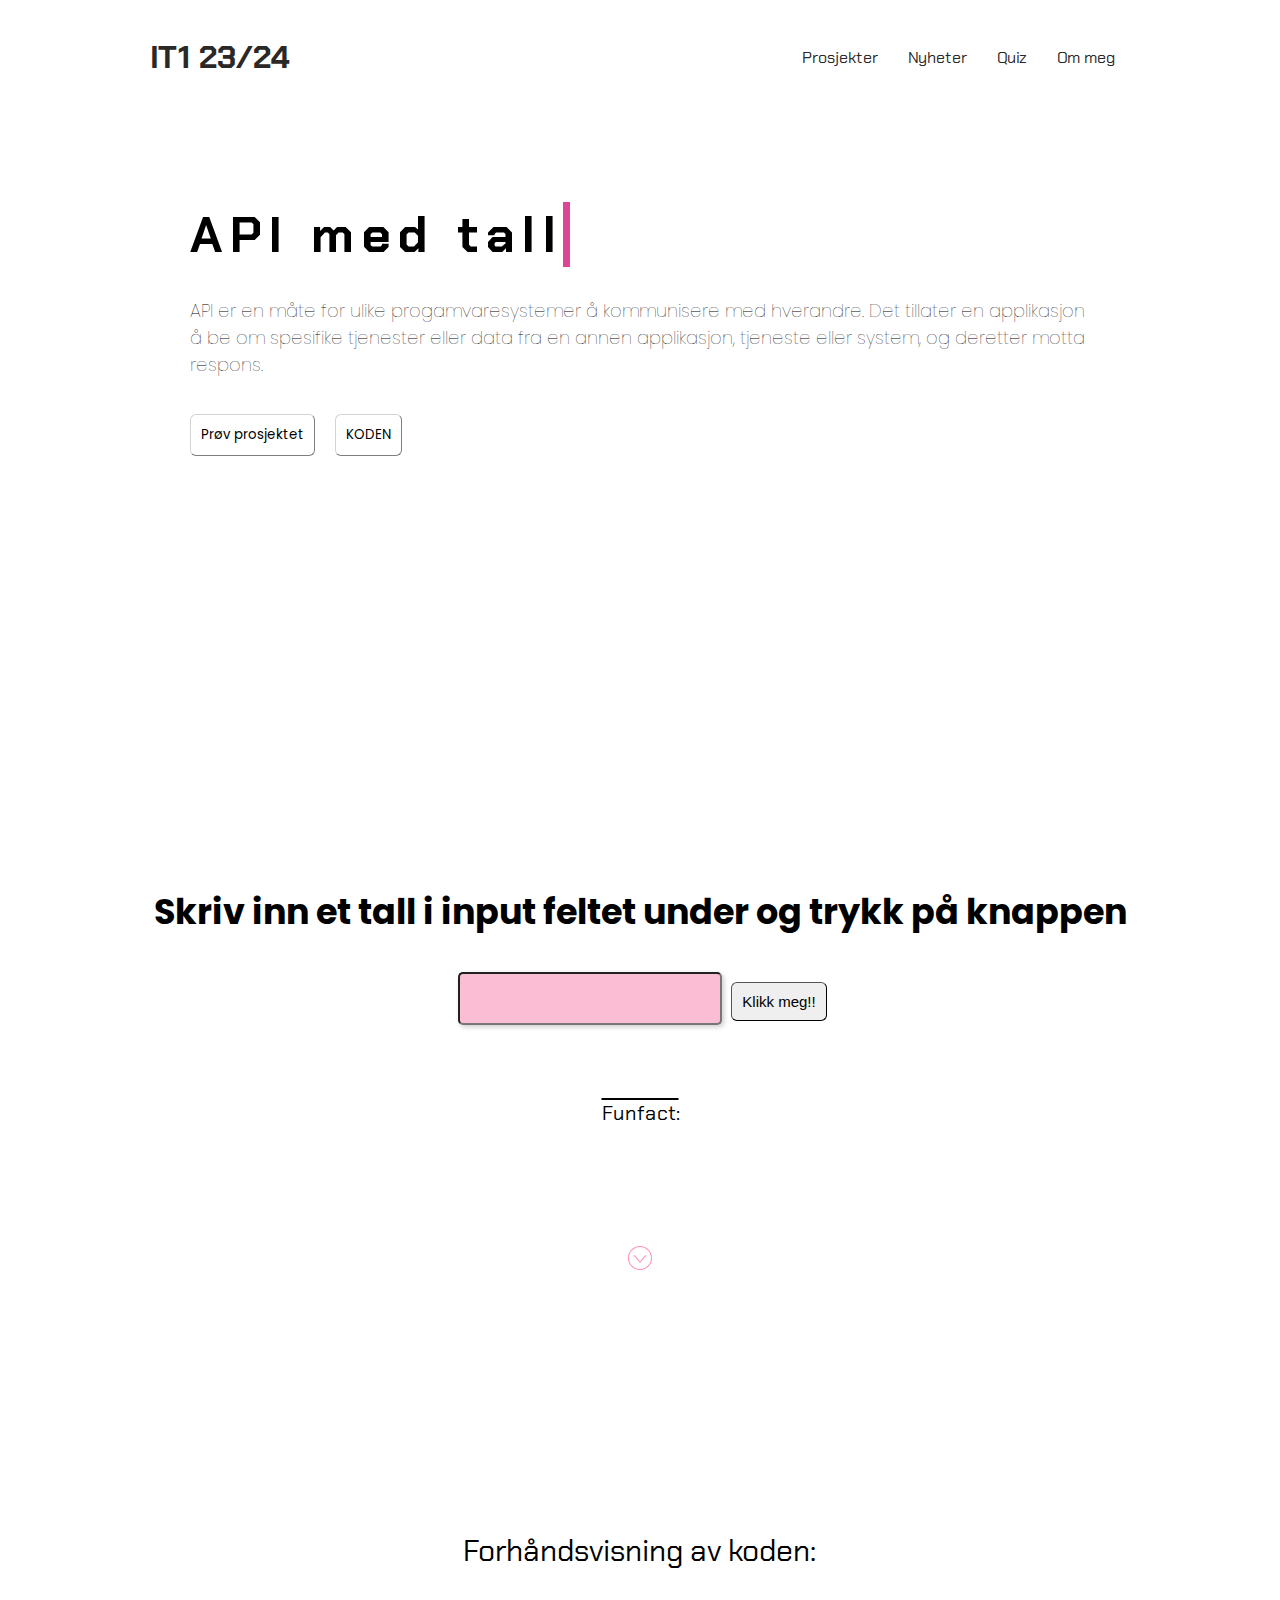
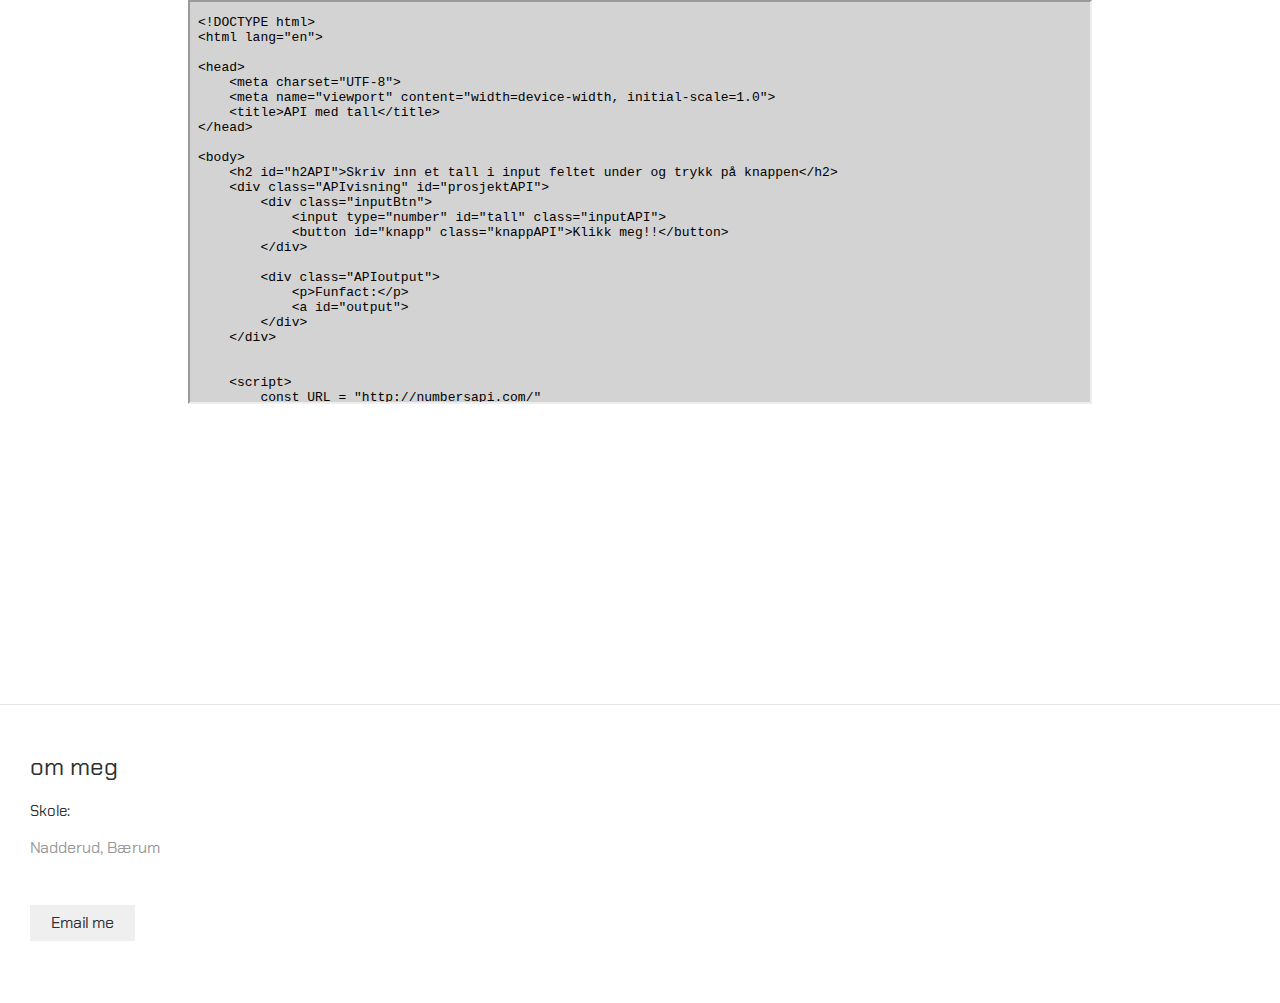
<file: Prosjekter/APItall/numbers_API.html>
<!DOCTYPE html>
<html lang="en">

<head>
    <meta charset="UTF-8">
    <meta name="viewport" content="width=device-width, initial-scale=1.0">
    <title>API med tall</title>
    <link rel="stylesheet" href="../prosjekter.css">
    <link rel="stylesheet" href="../../responsiv.css">
    <link rel="icon" href="../../Media/code.png">
</head>

<body>

    <!----NAVIGASJONSBAR----------------------------------------------------------------------------------->
    <section>
        <nav id="navbar">
            <a href="../../index.html">
                <h1 style="font-family: Chakra Petch;">IT1 23/24 </h1>
            </a>
            <ul class="nav-linker">
                <li class="navEL"> <a href="../../index.html#Prosjekter"> Prosjekter </a></li>
                <li class="navEL"> <a href="../../nyheter.html"> Nyheter </a></li>
                <li class="navEL"> <a href=""> Quiz </a></li>
                <li class="navEL"><a href="../../index.html#Footerid">Om meg</a></li>
            </ul>
        </nav>
    </section>


    <!----FORSIDE------------------------------------------------------------------------------------------>
    <section>
        <div class="bannerPROSJEKT">
            <div class="banner2-1">
                <div class="banner2-1-1">
                    <div class="typewriter">
                        <h1> API med tall </h1>
                    </div>
                </div>
                <div class="banner2-1-2">
                    <p>API er en måte for ulike progamvaresystemer å kommunisere med hverandre.
                        Det tillater en applikasjon å be om spesifike tjenester eller data fra en annen applikasjon,
                        tjeneste eller system, og deretter motta respons. </p>
                </div>
                <div class="banner2-1-3">
                    <a href="javascript: scrollToProsjektAPI();">
                        <button class="btn">
                            Prøv prosjektet
                        </button>
                    </a>
                    <div style="width: 20px;"></div>
                    <a href="javascript: scrollToCode();">
                        <button class="btn">
                            KODEN
                        </button>
                    </a>
                </div>
            </div>
        </div>
    </section>



    <!--INPUT OG KNAPP------------------------------------------------------------------------------------>
    <section id="prosjektAPI">
        <h2 id="h2API">Skriv inn et tall i input feltet under og trykk på knappen</h2>
        <div class="APIvisning">
            <div class="inputBtn">
                <input type="number" id="tall" class="inputAPI">
                <button id="knapp" class="knappAPI">Klikk meg!!</button>
            </div>

            <div class="APIoutput">
                <p>Funfact:</p>
                <a id="output">
            </div>
        </div>
    </section>


    <!--pilsvg med scrolling-->
    <div class="transition">
        <a href="javascript: scrollToCode();">
            <svg id="arrowBtn" width="50" height="50" fill="rgb(255,142,184)" fill-rule="evenodd" clip-rule="evenodd">
                <path
                    d="M12 0c6.623 0 12 5.377 12 12s-5.377 12-12 12-12-5.377-12-12 5.377-12 12-12zm0 1c6.071 0 11 4.929 11 11s-4.929 11-11 11-11-4.929-11-11 4.929-11 11-11zm5.247 8l-5.247 6.44-5.263-6.44-.737.678 6 7.322 6-7.335-.753-.665z" />
            </svg>
        </a>
    </div>


    <!--KODEN-------------------------------------------------------------------------------------------->
    <section id="koden">
        <p id="kodeoverskrift">Forhåndsvisning av koden:</p>
        <div class="viseKode">
            <iframe src="numbers_API.txt" class="iframe"></iframe>
        </div>
    </section>


    <!----FOOTER------------------------------------------------------------------------------------>

    <footer class="footer" id="Footerid">
        <div class="footer__boks">
            <h1 class="footer__logo"> Om meg </h1>

            <h2>Skole:</h2>

            <div class="skole">
                <p>Nadderud, Bærum </p><br>

                <a class="footer__btn" href="mailto:idskor@viken.no">Email me</a>
            </div>
        </div>
    </footer>


    <script src="numbers_API.js"></script>
</body>

</html>
</file>
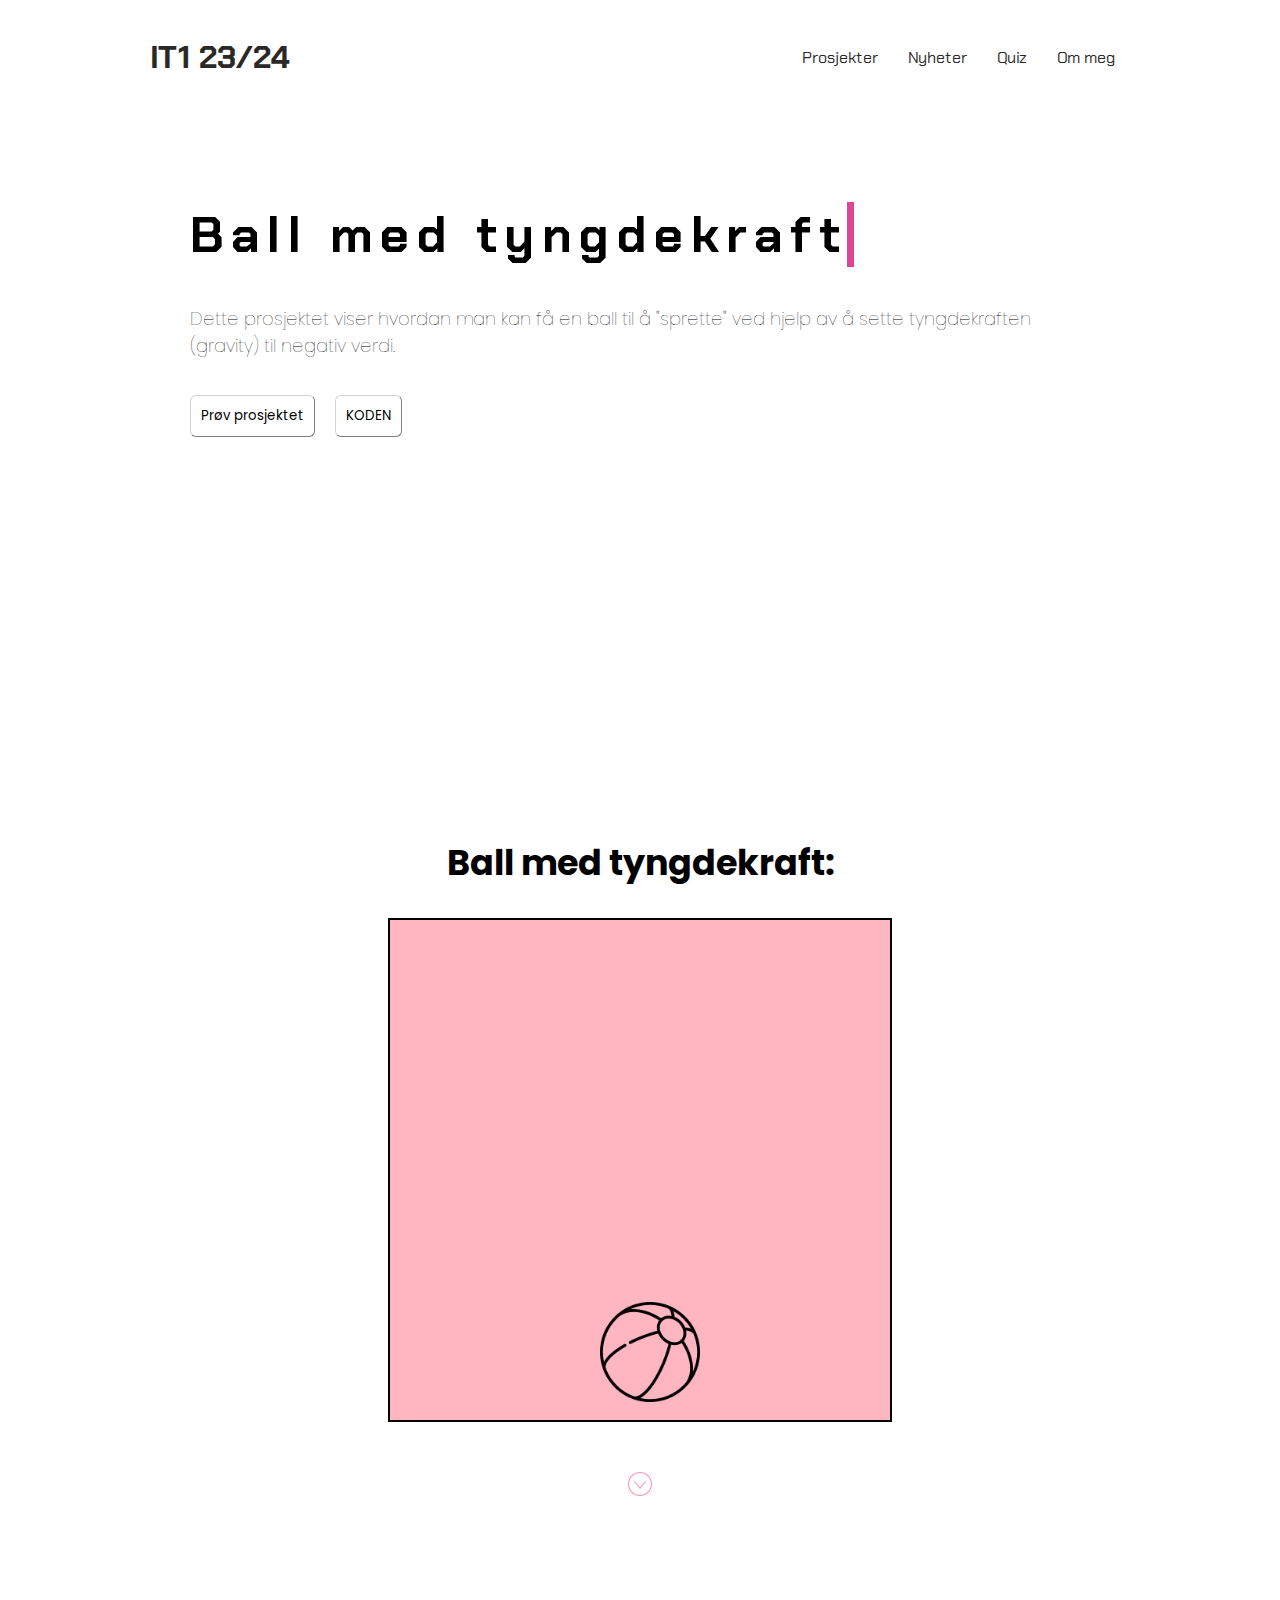
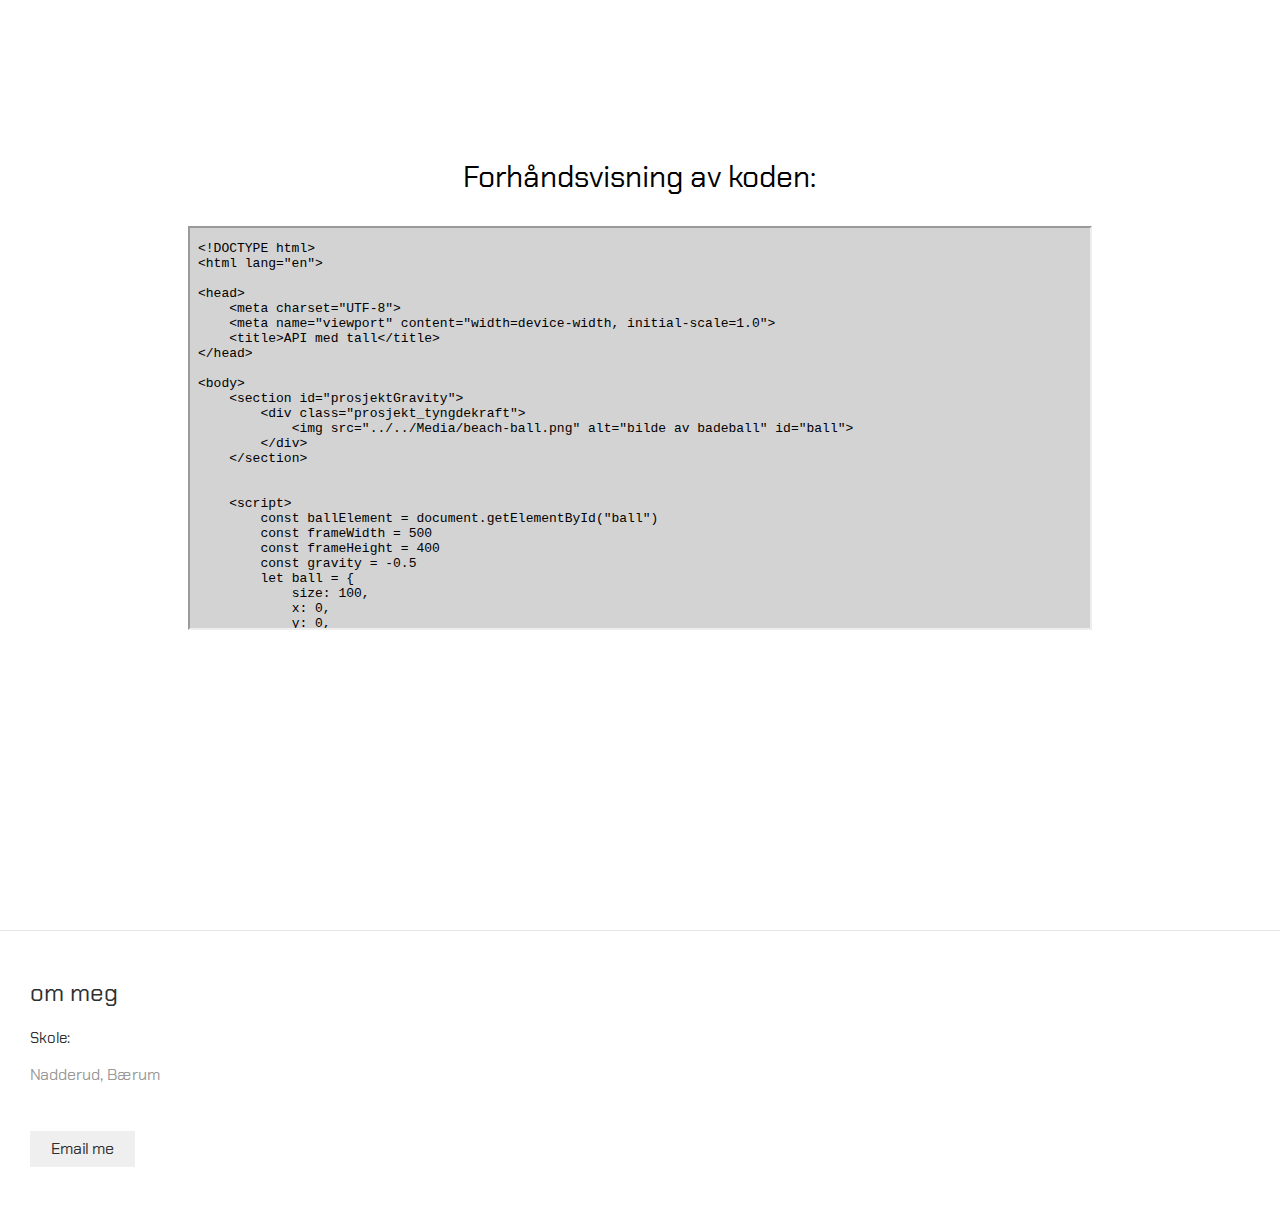
<file: Prosjekter/ballgravity/ball_gravity.html>
<!DOCTYPE html>
<html lang="en">

<head>
    <meta charset="UTF-8">
    <meta name="viewport" content="width=device-width, initial-scale=1.0">
    <title>Ball med tyngdekraft</title>
    <link rel="stylesheet" href="../prosjekter.css">
    <link rel="stylesheet" href="../../responsiv.css">
    <link rel="icon" href="../../Media/code.png">
</head>

<body>

    <!----NAVIGASJONSBAR----------------------------------------------------------------------------------->
    <section>
        <nav id="navbar">
            <a href="../../index.html">
                <h1 style="font-family: Chakra Petch;">IT1 23/24 </h1>
            </a>
            <ul class="nav-linker">
                <li class="navEL"> <a href="../../index.html#Prosjekter"> Prosjekter </a></li>
                <li class="navEL"> <a href="../../nyheter.html"> Nyheter </a></li>
                <li class="navEL"> <a href=""> Quiz </a></li>
                <li class="navEL"><a href="../../index.html#Footerid">Om meg</a></li>
            </ul>
        </nav>
    </section>



    <!----FORSIDE------------------------------------------------------------------------------------------>
    <section>
        <div class="bannerPROSJEKT" id="bannerGravity">
            <div class="banner2-1">
                <div class="banner2-1-1">
                    <div class="typewriter">
                        <h1> Ball med tyngdekraft</h1>
                    </div>
                </div>
                <div class="banner2-1-2">
                    <p>Dette prosjektet viser hvordan man kan få en ball til å "sprette" ved hjelp av å sette
                        tyngdekraften (gravity) til negativ verdi. </p>
                </div>
                <div class="banner2-1-3">
                    <a href="javascript: scrollToProsjektGravity();">
                        <button class="btn">
                            Prøv prosjektet
                        </button>
                    </a>
                    <div style="width: 20px;"></div>
                    <a href="javascript: scrollToCode();">
                        <button class="btn">
                            KODEN
                        </button>
                    </a>
                </div>
            </div>
        </div>
    </section>




    <!----BALL MED GRAVITY------------------------------------------------------------------------------------>

    <section id="prosjektGravity">
        <h2 id="h2gravity">Ball med tyngdekraft:</h2>
        <div class="prosjekt_tyngdekraft">
            <img src="../../Media/beach-ball.png" alt="bilde av badeball" id="ball">
        </div>
    </section>


    <!--pilsvg med scrolling-->
    <div class="transition">
        <a href="javascript: scrollToCode();">
            <svg id="arrowBtn" width="50" height="50" fill="rgb(255,142,184)" fill-rule="evenodd" clip-rule="evenodd">
                <path
                    d="M12 0c6.623 0 12 5.377 12 12s-5.377 12-12 12-12-5.377-12-12 5.377-12 12-12zm0 1c6.071 0 11 4.929 11 11s-4.929 11-11 11-11-4.929-11-11 4.929-11 11-11zm5.247 8l-5.247 6.44-5.263-6.44-.737.678 6 7.322 6-7.335-.753-.665z" />
            </svg>
        </a>
    </div>


    <!--KODEN-------------------------------------------------------------------------------------------->
    <section id="koden">
        <p id="kodeoverskrift">Forhåndsvisning av koden:</p>
        <div class="viseKode">
            <iframe src="ball_gravity.txt" class="iframe"></iframe>
        </div>
    </section>


    <!----FOOTER------------------------------------------------------------------------------------>

    <footer class="footer" id="Footerid">
        <div class="footer__boks">
            <h1 class="footer__logo"> Om meg </h1>

            <h2>Skole:</h2>

            <div class="skole">
                <p>Nadderud, Bærum </p><br>

                <a class="footer__btn" href="mailto:idskor@viken.no">Email me</a>
            </div>
        </div>
    </footer>

    <script src="ball_gravity.js"></script>
</body>

</html>
</file>
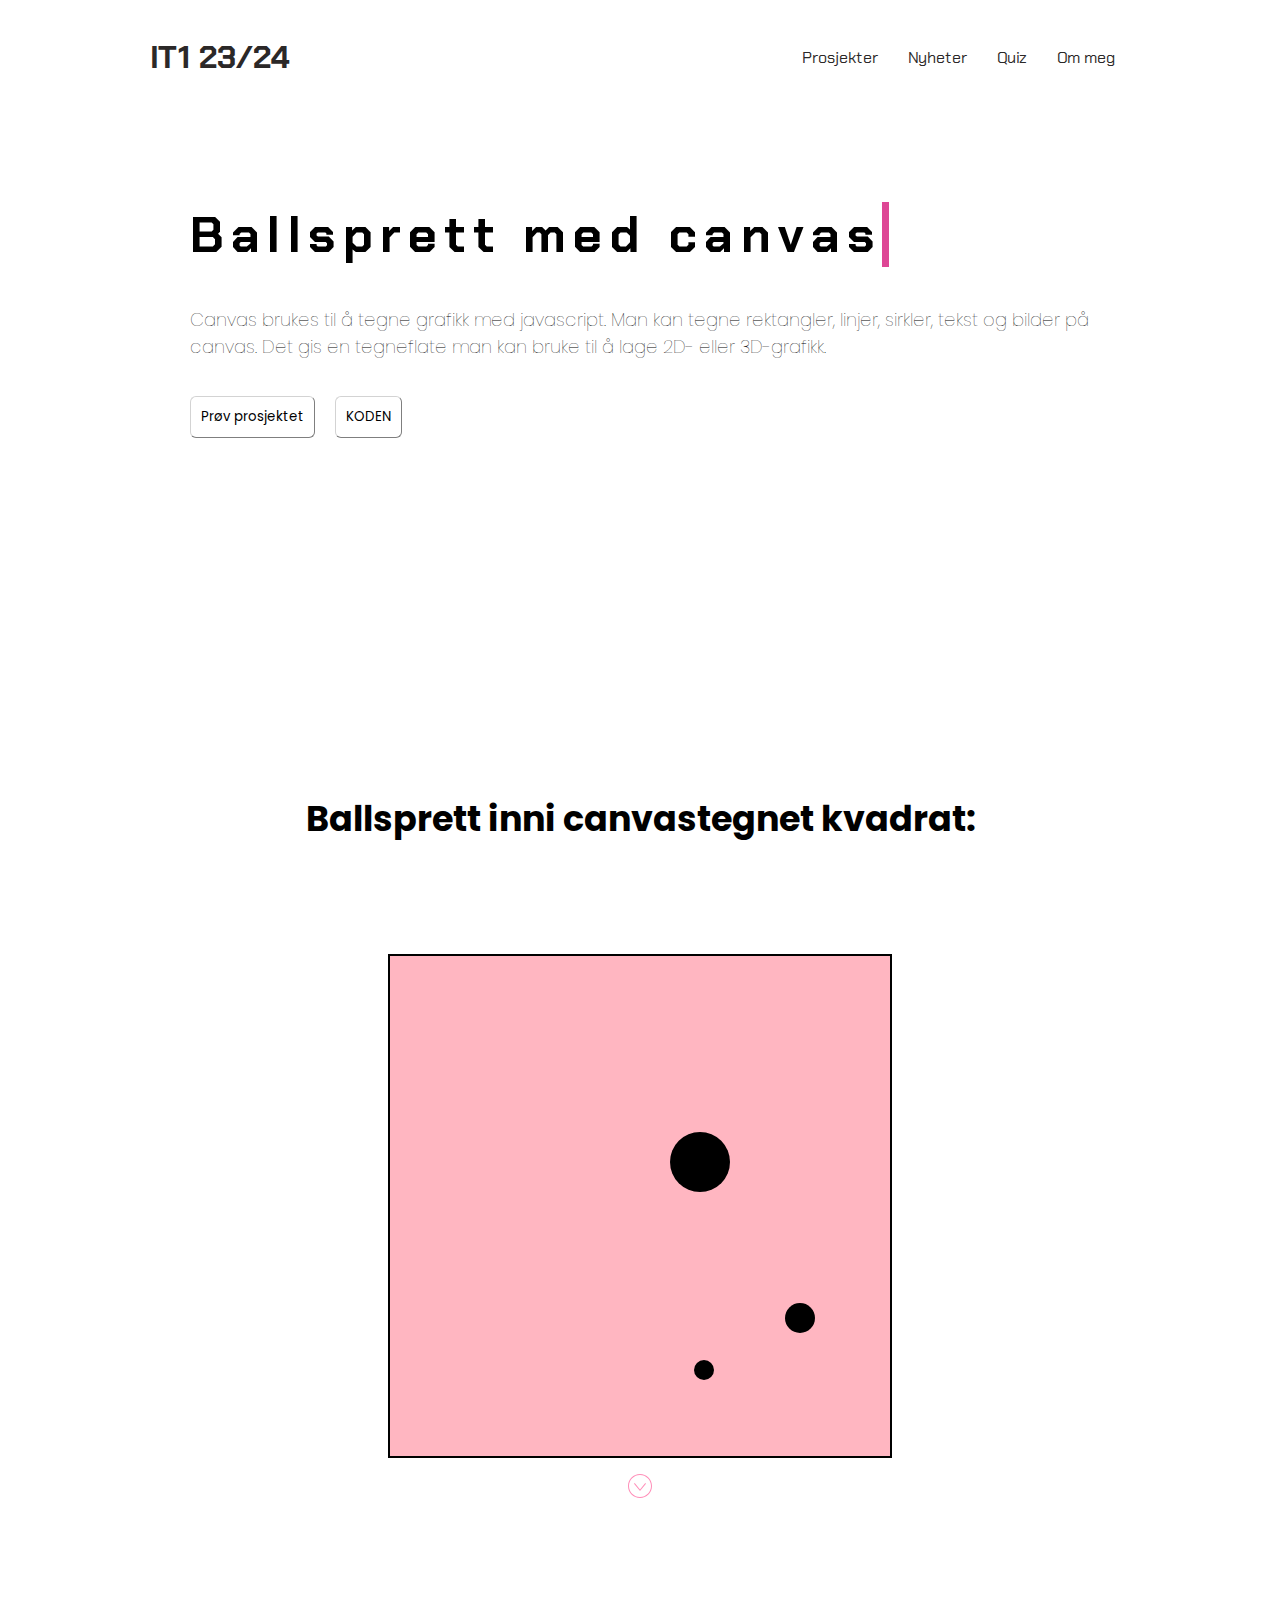
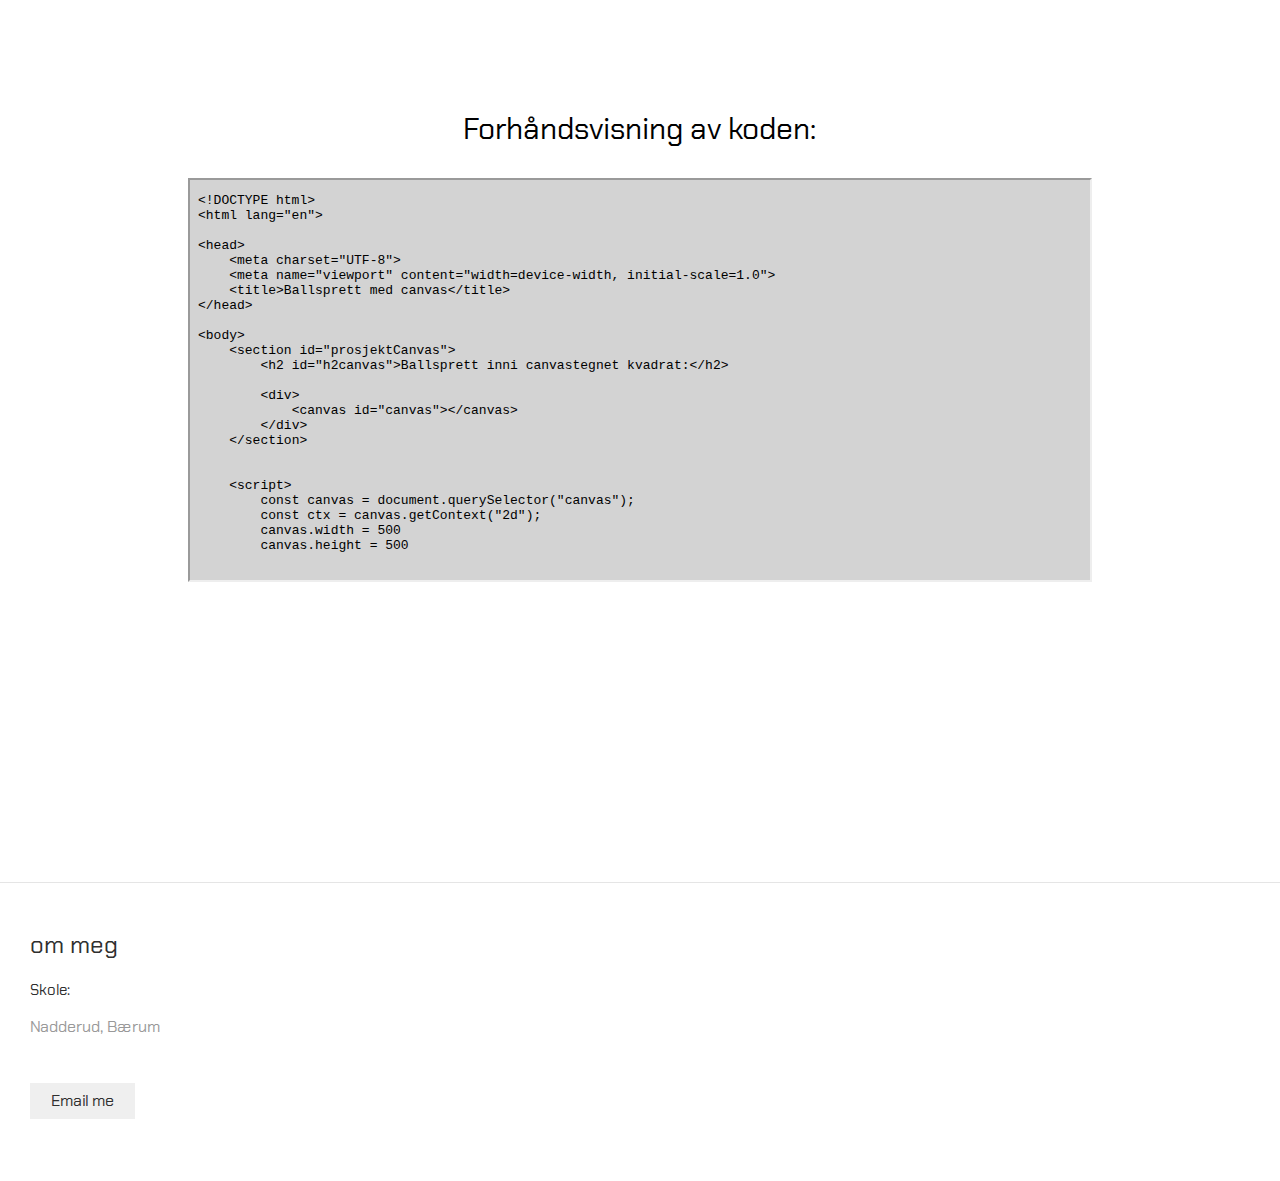
<file: Prosjekter/flereballer/2_canvas_ballsprett.html>
<!DOCTYPE html>
<html lang="en">

<head>
    <meta charset="UTF-8">
    <meta name="viewport" content="width=device-width, initial-scale=1.0">
    <title>Ballsprett med canvas</title>
    <link rel="stylesheet" href="../prosjekter.css">
    <link rel="stylesheet" href="../../responsiv.css">
    <link rel="icon" href="../../Media/code.png">
</head>

<body class="bodyCanvas"> <!--Setter class i body for å kunne overstyre css som gjelder for mange dokumenter, slik at det bare endres for dette html dokumentet-->

    <!----NAVIGASJONSBAR----------------------------------------------------------------------------------->
    <section>
        <nav id="navbar">
            <a href="../../index.html">
                <h1 style="font-family: Chakra Petch;">IT1 23/24 </h1>
            </a>
            <ul class="nav-linker">
                <li class="navEL"> <a href="../../index.html#Prosjekter"> Prosjekter </a></li>
                <li class="navEL"> <a href="../../nyheter.html"> Nyheter </a></li>
                <li class="navEL"> <a href=""> Quiz </a></li>
                <li class="navEL"><a href="../../index.html#Footerid">Om meg</a></li>
            </ul>
        </nav>
    </section>



    <!----FORSIDE------------------------------------------------------------------------------------------>
    <section>
        <div class="bannerPROSJEKT" id="bannerGravity">
            <div class="banner2-1">
                <div class="banner2-1-1">
                    <div class="typewriter">
                        <h1>Ballsprett med canvas</h1>
                    </div>
                </div>
                <div class="banner2-1-2">
                    <p>Canvas brukes til å tegne grafikk med javascript. Man kan tegne rektangler, linjer, sirkler,
                        tekst og bilder på canvas. Det gis en tegneflate man kan bruke til å lage 2D- eller 3D-grafikk.
                    </p>
                </div>
                <div class="banner2-1-3">
                    <a href="javascript: scrollToProsjektCanvas();">
                        <button class="btn">
                            Prøv prosjektet
                        </button>
                    </a>
                    <div style="width: 20px;"></div>
                    <a href="javascript: scrollToCode();">
                        <button class="btn">
                            KODEN
                        </button>
                    </a>
                </div>
            </div>
        </div>
    </section>


    <!----CANVAS------------------------------------------------------------------------------------------>
    <section id="prosjektCanvas">
        <h2 id="h2canvas">Ballsprett inni canvastegnet kvadrat:</h2>

        <div>
            <canvas id="canvas"></canvas>
        </div>
    </section>


    <!--pilsvg med scrolling-->
    <div class="transition">
        <a href="javascript: scrollToCode();">
            <svg id="arrowBtn" width="50" height="50" fill="rgb(255,142,184)" fill-rule="evenodd" clip-rule="evenodd">
                <path
                    d="M12 0c6.623 0 12 5.377 12 12s-5.377 12-12 12-12-5.377-12-12 5.377-12 12-12zm0 1c6.071 0 11 4.929 11 11s-4.929 11-11 11-11-4.929-11-11 4.929-11 11-11zm5.247 8l-5.247 6.44-5.263-6.44-.737.678 6 7.322 6-7.335-.753-.665z" />
            </svg>
        </a>
    </div>


    <!--KODEN-------------------------------------------------------------------------------------------->
    <section id="koden">
        <p id="kodeoverskrift">Forhåndsvisning av koden:</p>
        <div class="viseKode">
            <iframe src="canvas_ballspett.txt" class="iframe"></iframe>
        </div>
    </section>


    <!----FOOTER------------------------------------------------------------------------------------>

    <footer class="footer" id="Footerid">
        <div class="footer__boks">
            <h1 class="footer__logo"> Om meg </h1>

            <h2>Skole:</h2>

            <div class="skole">
                <p>Nadderud, Bærum </p><br>

                <a class="footer__btn" href="mailto:idskor@viken.no">Email me</a>
            </div>
        </div>
    </footer>

    <script src="2_canvas_ballsprett.js"></script>
</body>

</html>
</file>
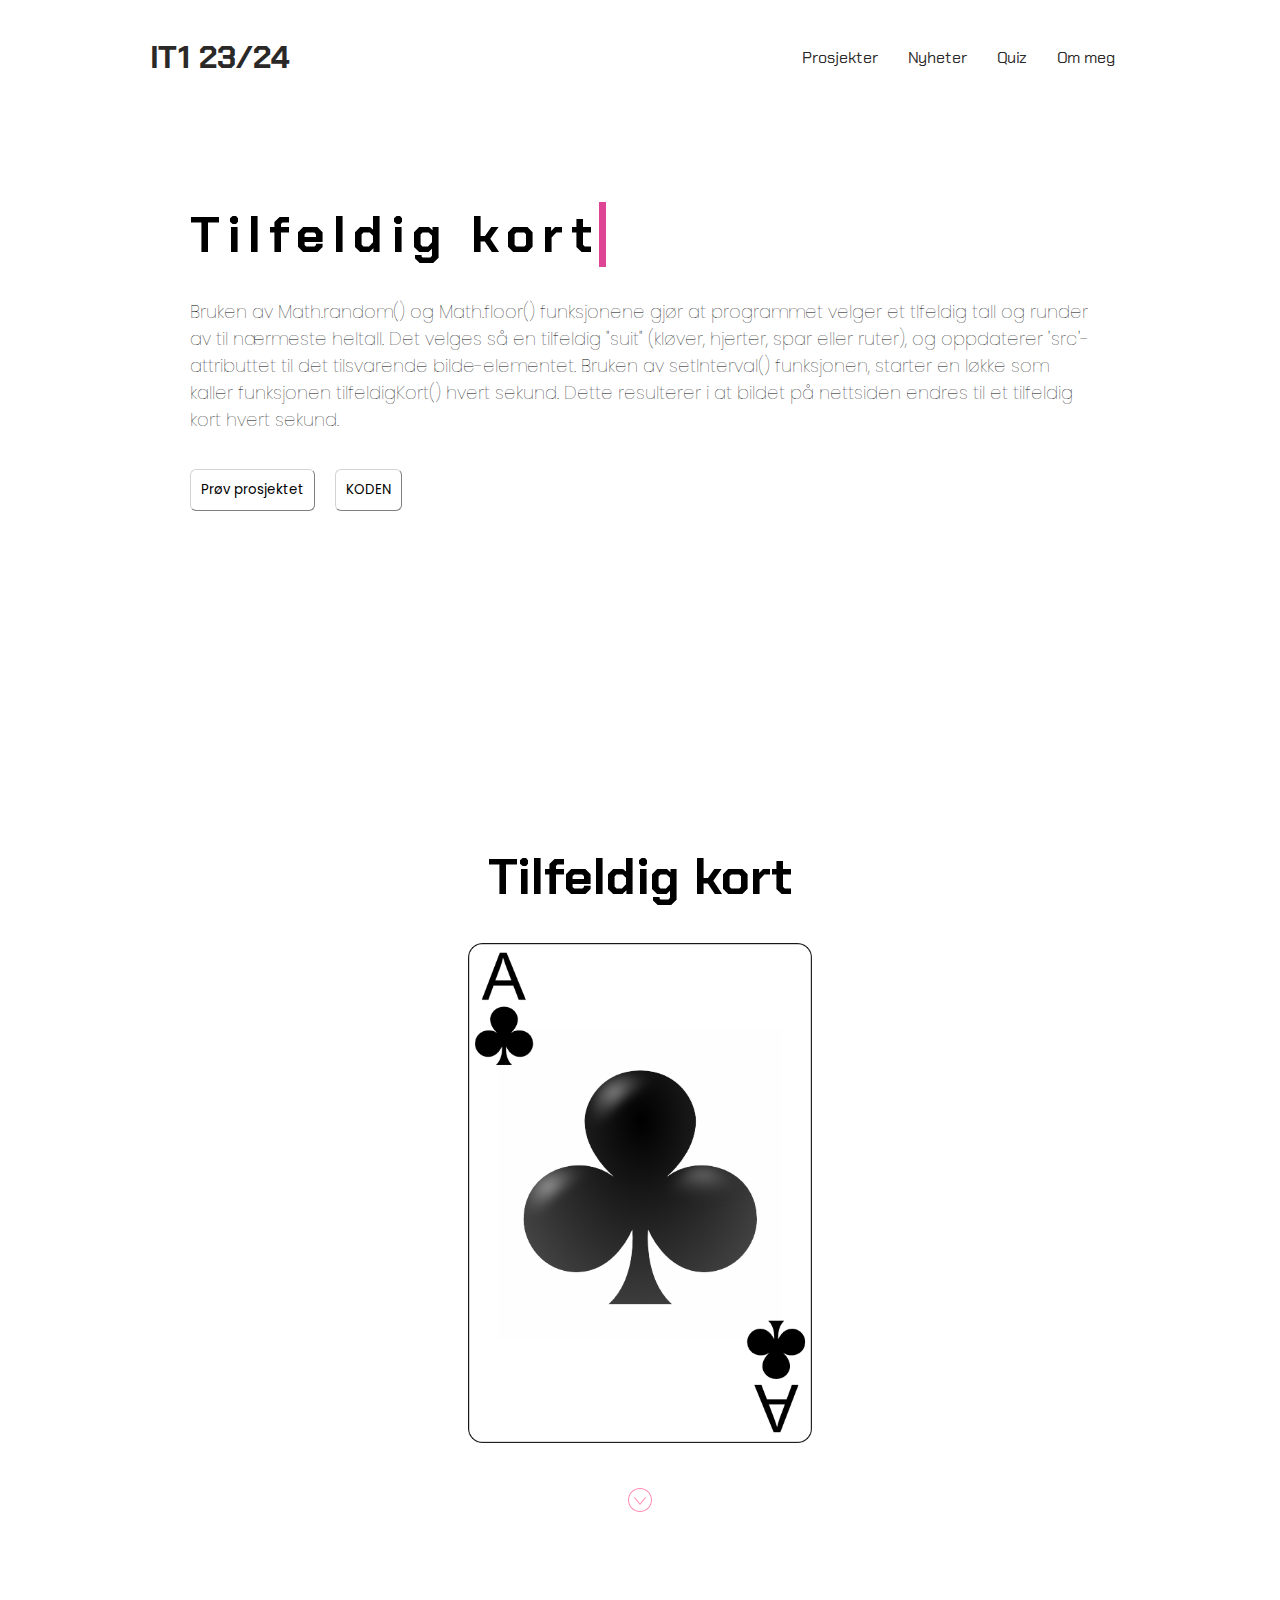
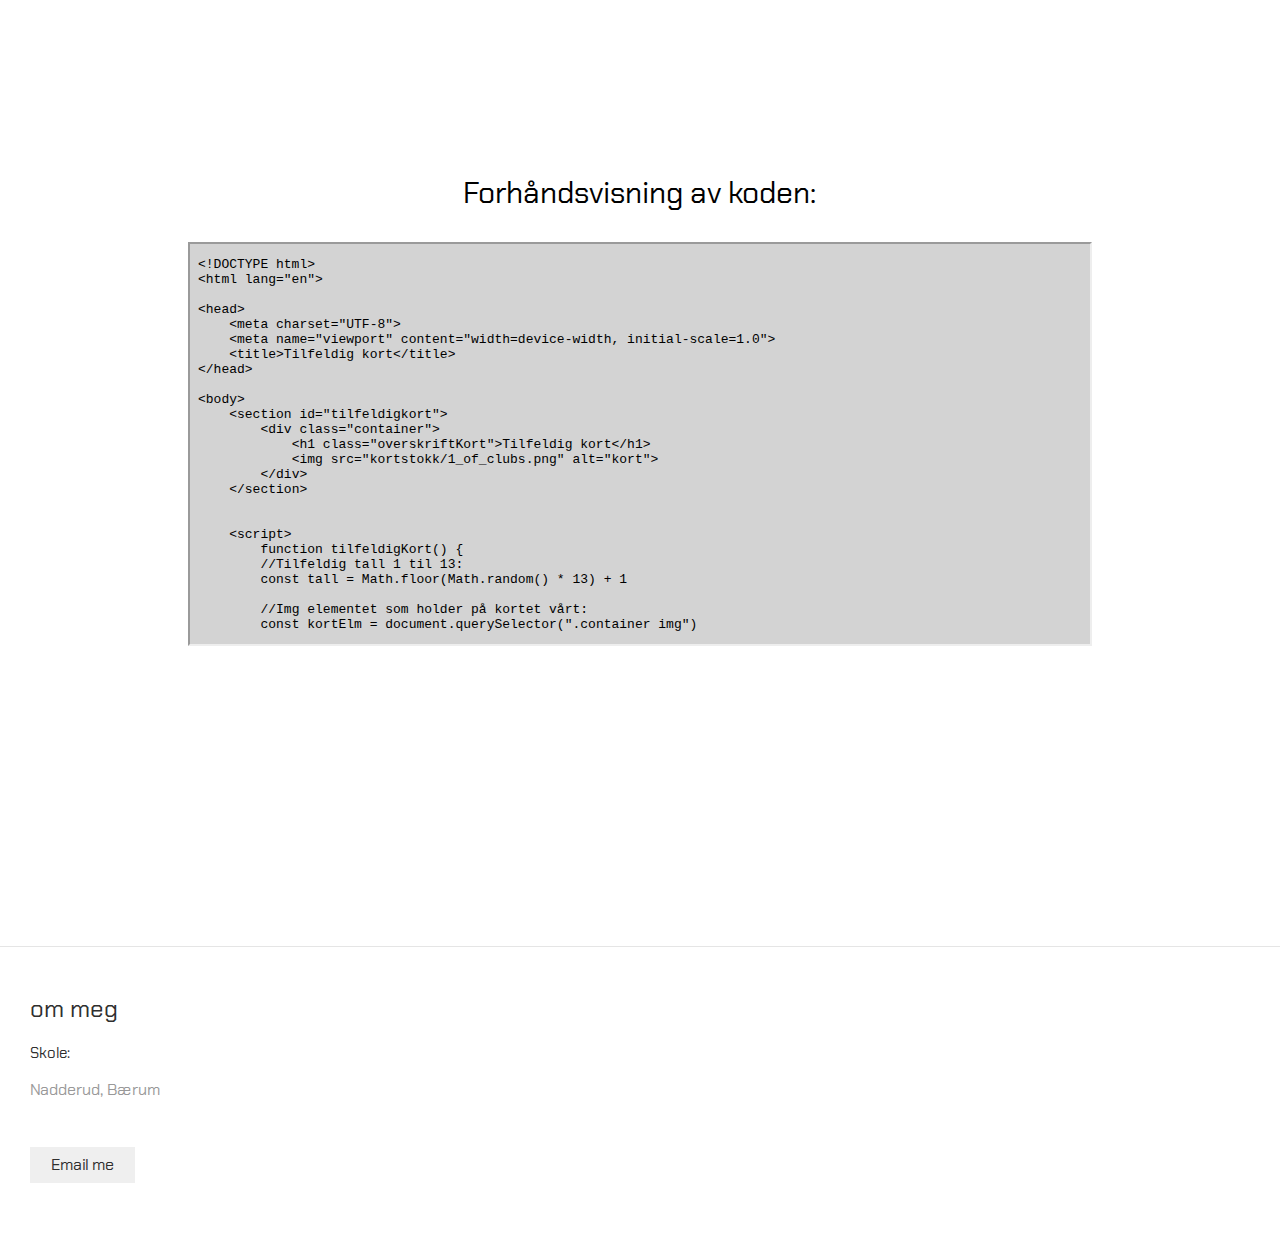
<file: Prosjekter/tilfeldigkort/kortstokk.html>
<!DOCTYPE html>
<html lang="en">

<head>
    <meta charset="UTF-8">
    <meta name="viewport" content="width=device-width, initial-scale=1.0">
    <title>Tilfeldig kort</title>
    <link rel="stylesheet" href="../prosjekter.css">
    <link rel="stylesheet" href="../../responsiv.css">
    <link rel="icon" href="../../Media/code.png">
</head>

<body>

    <!----NAVIGASJONSBAR----------------------------------------------------------------------------------->
    <section>
        <nav id="navbar">
            <a href="../../index.html">
                <h1 style="font-family: Chakra Petch;">IT1 23/24 </h1>
            </a>
            <ul class="nav-linker">
                <li class="navEL"> <a href="../../index.html#Prosjekter"> Prosjekter </a></li>
                <li class="navEL"> <a href="../../nyheter.html"> Nyheter </a></li>
                <li class="navEL"> <a href=""> Quiz </a></li>
                <li class="navEL"><a href="../../index.html#Footerid">Om meg</a></li>
            </ul>
        </nav>
    </section>



    <!----FORSIDE------------------------------------------------------------------------------------------>
    <section>
        <div class="bannerPROSJEKT" id="bannerGravity">
            <div class="banner2-1">
                <div class="banner2-1-1">
                    <div class="typewriter">
                        <h1>Tilfeldig kort</h1>
                    </div>
                </div>
                <div class="banner2-1-2">
                    <p>Bruken av Math.random() og Math.floor() funksjonene gjør at programmet velger et tlfeldig tall og runder av til nærmeste heltall.
                        Det velges så en tilfeldig "suit" (kløver, hjerter, spar eller ruter), og oppdaterer
                        'src'-attributtet til det tilsvarende bilde-elementet.
                        Bruken av setInterval() funksjonen, starter en løkke som kaller funksjonen tilfeldigKort() hvert
                        sekund. Dette resulterer i at bildet på nettsiden endres til et tilfeldig kort hvert sekund.
                    </p>
                </div>
                <div class="banner2-1-3">
                    <a href="javascript: scrollToProsjektKort();">
                        <button class="btn">
                            Prøv prosjektet
                        </button>
                    </a>
                    <div style="width: 20px;"></div>
                    <a href="javascript: scrollToCode();">
                        <button class="btn">
                            KODEN
                        </button>
                    </a>
                </div>
            </div>
        </div>
    </section>




    <!----TILFELDIG KORT------------------------------------------------------------------------------------>
    <section id="tilfeldigkort">
        <div class="container">
            <h1 class="overskriftKort">Tilfeldig kort</h1>
            <img src="kortstokk/1_of_clubs.png" alt="kort">
        </div>
    </section>

    <!--pilsvg med scrolling-->
    <div class="transition">
        <a href="javascript: scrollToCode();">
            <svg id="arrowBtn" width="50" height="50" fill="rgb(255,142,184)" fill-rule="evenodd" clip-rule="evenodd">
                <path
                    d="M12 0c6.623 0 12 5.377 12 12s-5.377 12-12 12-12-5.377-12-12 5.377-12 12-12zm0 1c6.071 0 11 4.929 11 11s-4.929 11-11 11-11-4.929-11-11 4.929-11 11-11zm5.247 8l-5.247 6.44-5.263-6.44-.737.678 6 7.322 6-7.335-.753-.665z" />
            </svg>
        </a>
    </div>



    <!--KODEN-------------------------------------------------------------------------------------------->
    <section id="koden">
        <p id="kodeoverskrift">Forhåndsvisning av koden:</p>
        <div class="viseKode">
            <iframe src="tilfeldigkort.txt" class="iframe"></iframe>
        </div>
    </section>



    <!----FOOTER------------------------------------------------------------------------------------>

    <footer class="footer" id="Footerid">
        <div class="footer__boks">
            <h1 class="footer__logo"> Om meg </h1>

            <h2>Skole:</h2>

            <div class="skole">
                <p>Nadderud, Bærum </p><br>

                <a class="footer__btn" href="mailto:idskor@viken.no">Email me</a>
            </div>
        </div>
    </footer>

    <script src="kortstokk.js"></script>
</body>

</html>
</file>
<file: index.css>
@import url('https://fonts.googleapis.com/css2?family=Chakra+Petch:ital,wght@0,300;1,300&family=Mulish:wght@200&family=Poppins:wght@200&display=swap');

body {
    margin: 0;
    font-family: Chakra Petch;
}

a {
    text-decoration: none;
    color: rgb(43, 40, 40);
}


/*!NAVIGASJONSBAR---------------------------------------------------------------------------*/
nav {
    padding-left: 50px;
    padding-right: 50px;
    padding-top: 20px;

}

#navbar {
    transition: 0.4s;
    top: 1px;
    display: flex;
    justify-content: space-between;
    align-items: center;
    margin-left: 100px;
    margin-right: 100px;
}

.navEL a {
    display: inline-block;
    padding: 10px 15px;
    text-decoration: none;
    color: rgb(43, 40, 40);

}

.navEL:hover a {
    color: rgb(246, 163, 229);
    cursor: pointer;
}

.nav-linker {
    list-style: none;
    display: flex;
}

/*!-- ANIMATION ----------------------------------------*/
/*-- typewriter -- src=https://css-tricks.com/snippets/css/typewriter-effect/ ----*/
.typewriter h1 {
    font-family: Chakra Petch;
    overflow: hidden;
    /* Ensures the content is not revealed until the animation */
    border-right: .15em solid rgb(222, 70, 149);
    /* The typwriter cursor */
    white-space: nowrap;
    /* Keeps the content on a single line */
    margin: 0 auto;
    /* Gives that scrolling effect as the typing happens */
    letter-spacing: .15em;
    /* Adjust as needed */
    animation:
        typing 3.5s steps(40, end),
        blink-caret .75s step-end infinite;
}

/* The typing effect */
@keyframes typing {
    from {
        width: 0
    }

    to {
        width: 100%
    }
}

/* The typewriter cursor effect */
@keyframes blink-caret {

    from,
    to {
        border-color: transparent
    }

    50% {
        border-color: rgb(222, 70, 149);
    }
}


/*!BANNER ------------------------------------------------------------------------*/
.banner {
    display: flex;

    flex-direction: row;
    padding-left: 10%;
    padding-right: 15%;
    padding-top: 8%;
    padding-bottom: 10%;
    justify-content: space-around;

}


.banner2-1 {
    display: flex;
    flex-direction: column;
}

.banner2-1-1 h1 {
    font-size: 80px;
    margin-bottom: 3%;
}

.bold {
    font-family: 'Lucida Sans', 'Lucida Sans Regular', 'Lucida Grande', 'Lucida Sans Unicode', Geneva, Verdana, sans-serif;
}

.banner2-1-2 p {
    font-size: 18px;
    padding-right: 20%;
    font-family: Poppins, sans-serif;
    font-weight: 100;
    margin-bottom: 4%;
}

.banner2-1-3 {
    display: flex;
    flex-direction: row;
    justify-content: left;
}

.btn {
    padding: 10px;
    border-radius: 6px;
    font-family: Poppins, sans-serif;
    cursor: pointer;
    background-color: white;
    border-color: lightgray;
    border-width: 1px;
    color: black;
}


.transition {
    display: flex;
    flex-direction: row;
    justify-content: center;
    width: 100%;
}

.whiteSvgpil {
    padding-top: 200px;
}

#arrowBtn {
    cursor: pointer;
}


/*!PROSJEKTDEL------------------------------------------------------------------------*/
.svgdiv {
    width: 100%;
    display: flex;
    bottom: 0;
    margin: 0;
}
.svg180 {
    transform: rotate(180deg);
}

.prosjektdiv {
    display: flex;
    flex-direction: column;
    background-color: rgb(255, 142, 184);
    width: 100%;
    height: 800px;
    margin-bottom: 8%;
    border-bottom: 4mm ridge rgba(156, 68, 121, 0.6);
}


#prosjektoverskrift {
    margin-bottom: 5%;
    padding-top: 100px;
    padding-left: 10%;
    font-size: 20px;
}

#prosjektoverskrift h1 {
    font-family: Poppins, sans-serif;
}

#prosjektholder {
    display: flex;
    flex-direction: row;
    justify-content: space-around;

}

.prosjektboks {
    background-color: white;
    width: 250px;
    height: 200px;
    margin-top: 2%;
    padding-top: 20px;
    border-radius: 10px;
    border: rgb(85, 52, 75) 1px solid;
    box-shadow: 2px 4px rgb(53, 14, 34);
    position: relative;
    transition: height 0.5s;
    -webkit-transition: height 0.5s;
    text-align: center;
    overflow: hidden;
    transition: 0.2s;
    font-family: Poppins, sans-serif;
}

.prosjektboks:hover {
    background-color: ƒ;
    width: 255px;
    height: 205px;
}

.prosjektbilde {
    height: 100px;
    width: 100px;
    border-radius: 5px;
    margin-top: 20px;
}



/*!KOMPETANSEMÅL I IT1----------------------------------------------------------*/

#kompetansemaal {
    padding-bottom: 200px;
}

.kompetansemal_os {
    display: flex;
    flex-direction: column;
    align-items: center;
    padding-top: 40px;
}

.kompetansemal_os h2 {
    font-size: 30px;
}

.kompetansemal_os p {
    padding-bottom: 70px;
}

.kompetansemal_li {
    padding-left: 100px;
    padding-bottom: 150px;
    font-size: 20px;
}

.kompetansemal_li li {
    padding: 10px;
}

#kompMaalUl {
    padding-bottom: 100px;
}


/*!PROSENTANDEL----------------------------------------------------------*/
.prosentdiv {
    display: flex;
    flex-direction: column;
    background-color: rgb(255, 142, 184);
    width: 100%;
    height: 800px;
    margin-bottom: 8%;
    border-bottom: 4mm ridge rgba(156, 68, 121, 0.6);
}

.nr2 {
    margin-bottom: 0;
    border-bottom: none;
}

#prosentOverskrift {
    margin-bottom: 5%;
}

#prosentOverskrift h1 {
    font-family: Poppins, sans-serif;
    padding-bottom: 15px;
    padding-top: 200px;
    text-align: center;
}


#info{
    display: flex;
    flex-direction: row;
    justify-content: space-between;
    padding-right: 10%;
    padding-left: 0%;
}
.infobox h3{
    font-family: Chakra Petch;
    color: rgb(146, 33, 100);
}
.infobox p{
    font-family: Poppins, sans-serif;
}

.prosentAndel {
    display: flex;
    justify-content: space-between;
    flex-direction: row;
    margin-bottom: 20%;
    justify-content: center;
    align-items: center;
}


/*	Skill Bars ---------------------------------------*/

* {
    margin: 0;
    padding: 0;
    box-sizing: border-box;
    font-family: Poppins, sans-serif;
}

.prosentAndel h2 {
    font-family: Chakra Petch;
}

.prosentAndel-bar {
    width: 600px;
}

.prosentAndel-bar .bar {
    margin: 20px 0px;
}

.prosentAndel-bar .bar:first-child {
    margin-top: 0px;
}

.prosentAndel-bar .bar .info {
    margin-bottom: 5px;
}

.prosentAndel-bar .bar .info span {
    font-size: 17px;
    font-weight: 500;
    opacity: 0;
    animation: showText 0.5s 1.5s linear forwards;
}

@keyframes showText {
    100% {
        opacity: 1;
    }
}

.prosentAndel-bar .bar .progresjonslinje {
    position: relative;
    height: 10px;
    width: 100%;
    background-color: #f0f0f0;
    border-radius: 10px;
    transform: scaleX(0);
    transform-origin: left;
    box-shadow: inset 0px 1px 1px rgba(0, 0, 0, 0.05), 0px 1px rgba(255, 255, 255, 0.8);
    animation: animate 1s cubic-bezier(1, 0, 0.5, 1) forwards;
}

.bar .progresjonslinje span {
    height: 100%;
    width: 80%;
    background: black;
    position: absolute;
    border-radius: 10px;
    transform: scaleX(0);
    transform-origin: left;
    animation: animate 1s 1s cubic-bezier(1, 0, 0.5, 1) forwards;
}

@keyframes animate {
    100% {
        transform: scaleX(1);
    }

}

.progresjonslinje.html span {
    width: 75%;
}


.progresjonslinje.css span {
    width: 80%;
}

.progresjonslinje.js span {
    width: 35%;
}



.bar .progresjonslinje span::before {
    position: absolute;
    content: "";
    right: 0;
    top: -10px;
    height: 0;
    width: 0;
    border: 7px solid transparent;
    border-bottom-width: 0px;
    border-right-width: 0px;
    border-top-color: #000;
    opacity: 0;
    animation: showText2 0.5s 1.5s linear forwards;

}



.bar .progresjonslinje span::after {
    position: absolute;
    right: 0;
    top: -28px;
    background: #000;
    color: #fff;
    font-size: 12px;
    font-weight: 500;
    padding: 1px 8px;
    border-radius: 3px;
    opacity: 0;
    animation: showText2 0.5s 1.5s linear forwards;
}

@keyframes showText2 {
    100% {
        opacity: 1;
    }
}

.progresjonslinje.html span::after {
    content: "65,3%";
}

.progresjonslinje.css span::after {
    content: "22,2%";
}

.progresjonslinje.js span::after {
    content: "12,5%";
}


/*!NYHETSIDE---------------------------------------------------------------------*/
.alleNyheter {
    display: flex;
    flex-direction: column;
}

.nyhetboks {
    display: flex;
    flex-direction: row;
    justify-content: space-evenly;
    padding-top: 250px;
}

.nyhetboks img {
    width: 490px;
    height: auto;
    padding-bottom: 80px;
}

.nyhetReverse {
    flex-direction: row-reverse;
}

.NyhetTekst {
    padding: 20px;
    max-width: 640px;
}

.NyhetTekst p {
    padding-bottom: 25px;
}

.NyhetTekst a {
    text-decoration: overline;
    color: black;
}



/*!QUIZ----------------------------------------------------------------------*/

.quizSection {
    background-color: rgb(255, 142, 184);
    font-family: Poppins, sans-serif;
}

.spm {
    padding-top: 0;
    padding-bottom: 50px;
    margin-top: 0;
    text-align: center;
}

#overskrift {
    margin: -1px;
    text-align: center;
    font-size: 40px;
    padding-bottom: 40px;
    padding-top: 20px;
}

.spmdiv {
    padding-top: 0;
    padding-bottom: 50px;
    margin-top: 0;
}

.spmdiv button {
    margin: 8px;
}

.spm button {
    width: 150px;
    height: auto;
}

.quizSection {
    padding-top: 60px;
}

.quizSection button {
    border-radius: 6px;
    border-width: 1px;
    padding: 10px;
    cursor: pointer;
    background-color: white;
    border-color: lightgray;
    color: black;
}

#refreshBtn {
    margin-top: 20px;
    margin-bottom: 20px;
    padding: 15px;
    font-size: 20px;
}




/*!FOOTER---------------------------------------------------------------------*/

.footer {
    display: flex;
    flex-flow: row;
    padding: 30px 30px 20px 30px;
    color: #2f2f2f;
    background-color: #fff;
    border-top: 1px solid #e5e5e5;
}

.skole {
    font-style: normal;
    color: #999;
}

.footer__boks {
    margin-right: 1.25em;
    margin-bottom: 2em;
}

.footer__boks h2 {
    margin-top: 1.3em;
    font-size: 15px;
    font-weight: 400;
}

.footer__logo {
    /*font-family: 'Pacifico', cursive;*/
    font-family: Chakra Petch;
    font-weight: 400;
    text-transform: lowercase;
    font-size: 1.5rem;
}

.footer__btn {
    display: flex;
    align-items: center;
    justify-content: center;
    height: 36px;
    max-width: max-content;
    background-color: rgb(33, 33, 33, 0.07);
    color: #2f2f2f;
    line-height: 0;
    margin: 0.6em 0;
    font-size: 1rem;
    padding: 0 1.3em;
}
</file>
<file: responsiv.css>
/*!--LAGER NETTSIDEN RESPONSIV VED HJELP AV @MEDIA - 5OOPX I BREDDE ER UTGANGSPUNKTET*/


@media (max-width: 500px) {
    #navbar {
        flex-direction: column;
        text-decoration: underline;
        padding-top: 40px;
    }

    .nav-linker {
        flex-direction: column;
    }

    .banner {
        padding-top: 100px;
        padding-bottom: 60px;

    }

    .banner2-1 {
        max-width: 400px;
    }

    .typewriter h1 {
        font-size: 30px;
    }



    /*!--PROSJEKTER PÅ INDEX SIDE--*/
    #prosjektoverskrift {
        padding-bottom: 50px;
        padding-top: 200px;
    }

    #prosjektholder {
        flex-direction: column;
        align-items: center;
    }

    .prosjektdiv {
        height: fit-content;
    }


    /*!--PROSENTDEL--*/
    .prosentAndel {
        flex-direction: column;
    }

    .prosentAndel-bar {
        max-width: 90%;
        padding-top: 40px;
    }

    #prosentOverskrift {
        max-width: 90%;
        text-align: center;
    }


    /*!--NYHETDEL--*/
    .nyhetboks {
        flex-direction: column;
        padding-top: 0;
        padding-bottom: 200px;
    }
    #responsivNyhet {
        padding-bottom: 250px;
    }


    /*!--QUIZ--*/
    .spmdiv {
        max-width: 500px;
        align-items: center;
        padding-left: 20px;
        padding-right: 20px;
    }



    /**/
    .nav-linker {
        padding-left: 0;
        border-bottom: 1px solid black;
    }
}
</file>
<file: Prosjekter/prosjekter.css>
@import url('https://fonts.googleapis.com/css2?family=Chakra+Petch:ital,wght@0,300;1,300&family=Mulish:wght@200&family=Poppins:wght@200&display=swap');

body {
    margin: 0;
    font-family: Chakra Petch;
}

a {
    text-decoration: none;
    color: rgb(43, 40, 40);
}


/*!NAVIGASJONSBAR---------------------------------------------------------------------------*/
nav {
    padding-left: 50px;
    padding-right: 50px;
    padding-top: 15px;

}

#navbar {
    transition: 0.4s;
    top: 1px;
    display: flex;
    justify-content: space-between;
    align-items: center;
    margin-left: 100px;
    margin-right: 100px;
}

.navEL a {
    display: inline-block;
    padding: 10px 15px;
    text-decoration: none;
    color: rgb(43, 40, 40);

}

.navEL:hover a {
    color: rgb(246, 163, 229);
    cursor: pointer;
}

.nav-linker {
    list-style: none;
    display: flex;
}

/*!-- ANIMATION ----------------------------------------*/
/*-- typewriter -- src=https://css-tricks.com/snippets/css/typewriter-effect/ ----*/
.typewriter h1 {
    overflow: hidden;
    /* Ensures the content is not revealed until the animation */
    border-right: .15em solid rgb(222, 70, 149);
    /* The typwriter cursor */
    white-space: nowrap;
    /* Keeps the content on a single line */
    margin: 0 auto;
    /* Gives that scrolling effect as the typing happens */
    letter-spacing: .15em;
    /* Adjust as needed */
    animation:
        typing 3.5s steps(40, end),
        blink-caret .75s step-end infinite;
}

/* The typing effect */
@keyframes typing {
    from {
        width: 0
    }

    to {
        width: 100%
    }
}

/* The typewriter cursor effect */
@keyframes blink-caret {

    from,
    to {
        border-color: transparent
    }

    50% {
        border-color: rgb(222, 70, 149);
    }
}

.typewriter {
    width: fit-content;
}


/*!BANNER PROSJEKTER ------------------------------------------------------------------------*/
.bannerPROSJEKT {
    display: flex;

    flex-direction: row;
    padding-top: 8%;
    padding-bottom: 200px;
    justify-content: space-around;
    width: 100%;
}


.banner2-1 {
    display: flex;
    flex-direction: column;
}

.banner2-1-1 h1 {
    font-size: 50px;
    margin-bottom: 3%;
}

.bold {
    font-family: 'Lucida Sans', 'Lucida Sans Regular', 'Lucida Grande', 'Lucida Sans Unicode', Geneva, Verdana, sans-serif;
}

.banner2-1-2 p {
    font-size: 18px;
    font-family: Poppins, sans-serif;
    font-weight: 100;
    margin-bottom: 4%;
    max-width: 900px;
}

.banner2-1-3 {
    display: flex;
    flex-direction: row;
    justify-content: left;
}

.btn {
    padding: 10px;
    border-radius: 6px;
    font-family: Poppins, sans-serif;
    cursor: pointer;
    background-color: white;
    border-color: lightgray;
    border-width: 1px;
    color: black;
}


.transition {
    display: flex;
    flex-direction: row;
    justify-content: center;
    width: 100%;
}

#arrowBtn {
    cursor: pointer;
    margin-left: 25px;
}




/*----PROSJEKTER---------------------------------------------------*/

/*API med tall---------*/
#prosjektAPI {
    padding-top: 200px;
}

#h2API {
    text-align: center;
    font-size: 35px;
    font-family: Poppins, sans-serif;
}

.inputAPI {
    width: 200px;
    height: fit-content;
    font-size: 25px;
    padding: 10px;
    padding-right: 50px;
    margin: 5px;
    border-radius: 5px;
    background-color: rgb(251, 189, 212);
    box-shadow: 2px 2px 5px rgba(0, 0, 0, 0.2);
    text-align: center;
}

.inputBtn {
    flex-direction: row;
}

.APIvisning {
    width: 100%;
    display: flex;
    flex-direction: column;
    padding-bottom: 100px;
    align-items: center;
}

.knappAPI {
    padding: 10px;
    font-size: 15px;
    border-radius: 6px;
    border-width: 1px;
    justify-content: center;
}

.APIoutput {
    flex-direction: row;
    text-align: center;
    padding-top: 50px;
}
.APIoutput p {
    font-size: 20px;
    text-decoration: overline;
}

.viseKode {
    display: flex;
    justify-content: center;
    padding-bottom: 300px;
}

#kodeoverskrift {
    text-align: center;
    font-size: 30px;
    padding-top: 200px;
}


.iframe {
    width: 900px;
    height: 400px;
    background-color: lightgrey;
}


/*Ball med gravity---------*/
#h2gravity {
    text-align: center;
    font-size: 35px;
    font-family: Poppins, sans-serif;
}

#prosjektGravity {
    padding-top: 70px;
    padding-bottom: 50px;
}

#bannerGravity {
    padding-bottom: 300px;
}

.prosjekt_tyngdekraft {
    border: 2px solid black;
    width: 500px;
    height: 500px;
    background-color: lightpink;
    display: block;
    margin: auto;
    position: relative;
}

#ball {
    width: 100px;
    position: absolute;
    bottom: 0;
    left: 0;
}


/*Ballsprett med canvas---------*/
#h2canvas {
    text-align: center;
    font-size: 35px;
    font-family: Poppins, sans-serif;
}

#prosjektCanvas {
    display: flex;
    padding-top: 25px;
    padding-bottom: 600px;
    flex-direction: column;
}

#canvas {
    border: 2px solid black;
    background-color: lightpink;
    /* Sentrere canvas */
    position: absolute;
    top: 50%;
    left: 50%;
    transform: translate(-50%, 100%);
}

.bodyCanvas #kodeoverskrift {
    padding-top: 150px;
}


/*Tilfeldig kort---------*/
.overskriftKort {
    text-align: center;
    font-size: 50px;
    text-align: center;
}

#tilfeldigkort {
    display: flex;
    flex-direction: column;
    align-items: center;
}

#tilfeldigkort img {
    height: 500px;
    padding-bottom: 40px;
}




/*!FOOTER---------------------------------------------------------------------*/

.footer {
    display: flex;
    flex-flow: row;
    padding: 30px 30px 20px 30px;
    color: #2f2f2f;
    background-color: #fff;
    border-top: 1px solid #e5e5e5;
  }

  .skole {
    font-style: normal;
    color: #999;
  }

  .footer__boks {
    margin-right: 1.25em;
    margin-bottom: 2em;
  }

  .footer__boks h2 {
    margin-top: 1.3em;
    font-size: 15px;
    font-weight: 400;
  }

  .footer__logo {
    /*font-family: 'Pacifico', cursive;*/
    font-family: Chakra Petch;
    font-weight: 400;
    text-transform: lowercase;
    font-size: 1.5rem;
  }

  .footer__btn {
    display: flex;
    align-items: center;
    justify-content: center;
    height: 36px;
    max-width: max-content;
    background-color: rgb(33, 33, 33, 0.07);
    color: #2f2f2f;
    line-height: 0;
    margin: 0.6em 0;
    font-size: 1rem;
    padding: 0 1.3em;
  }
</file>
